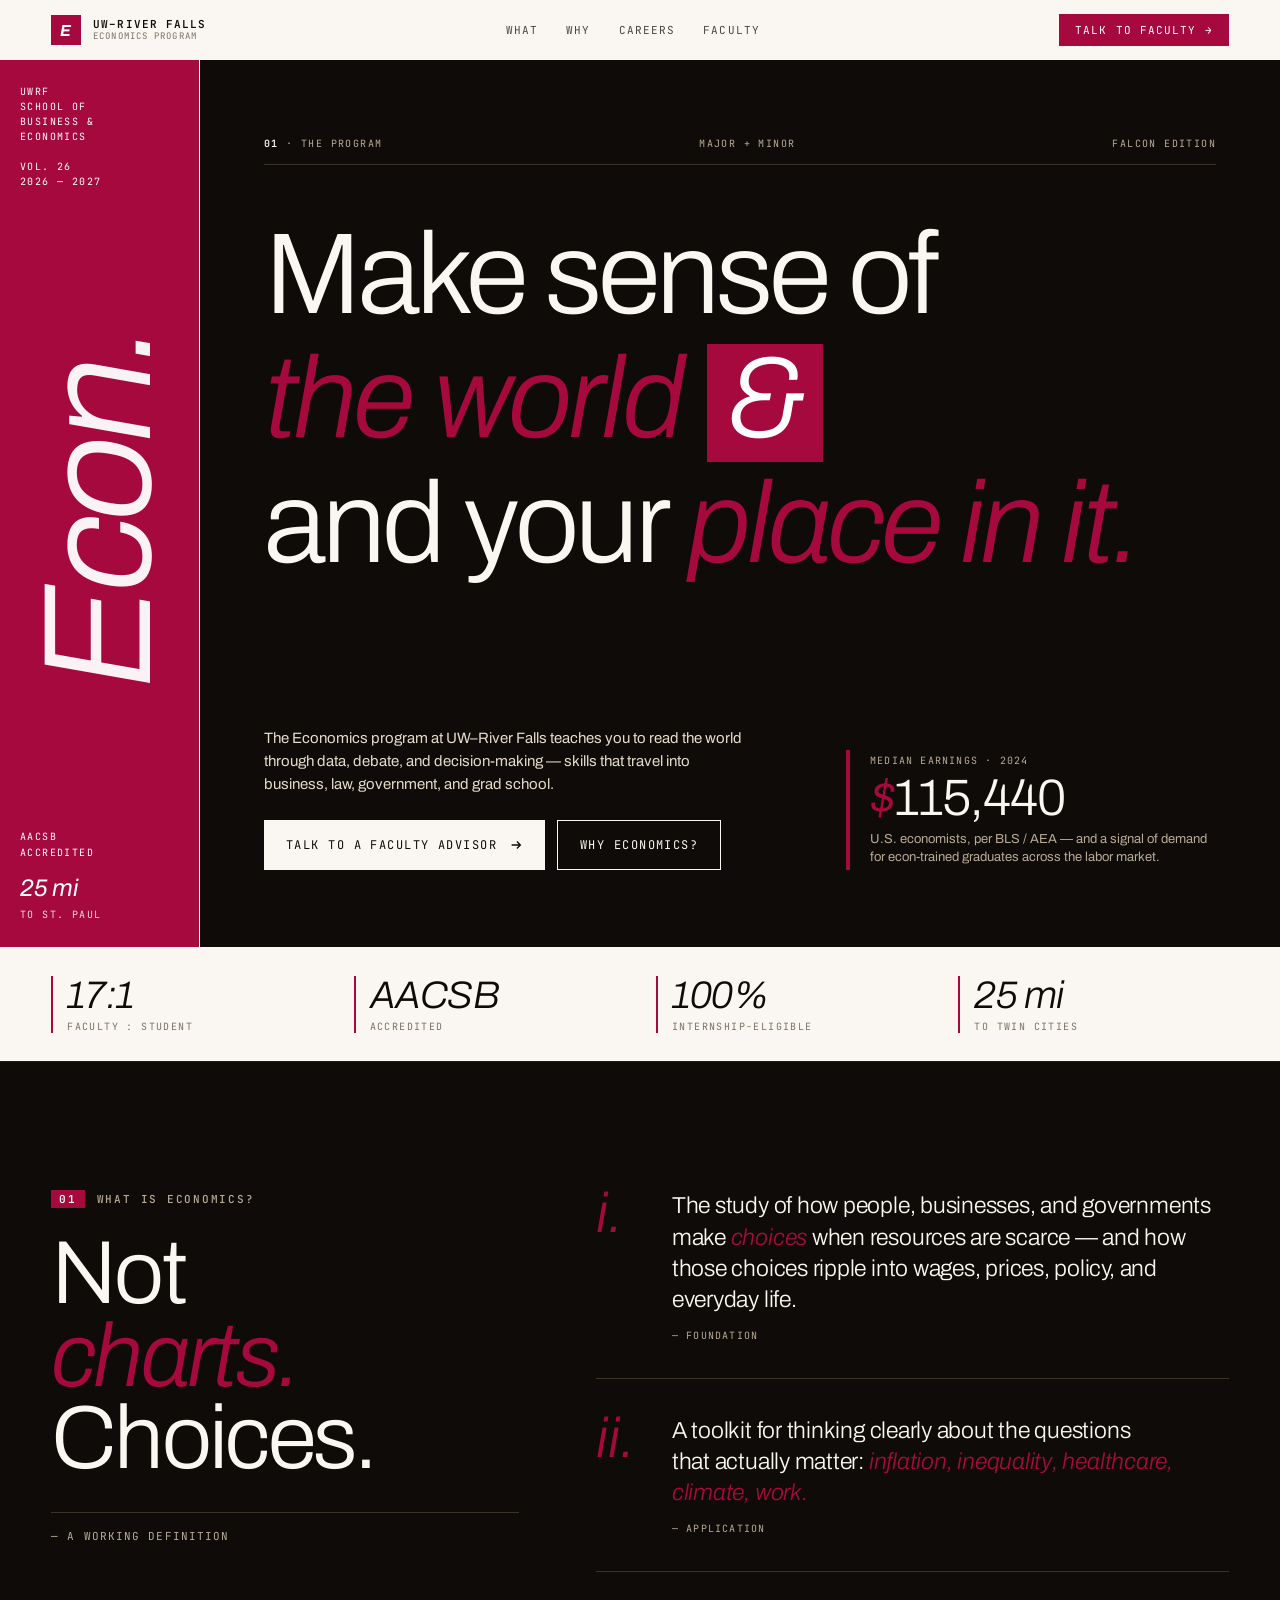
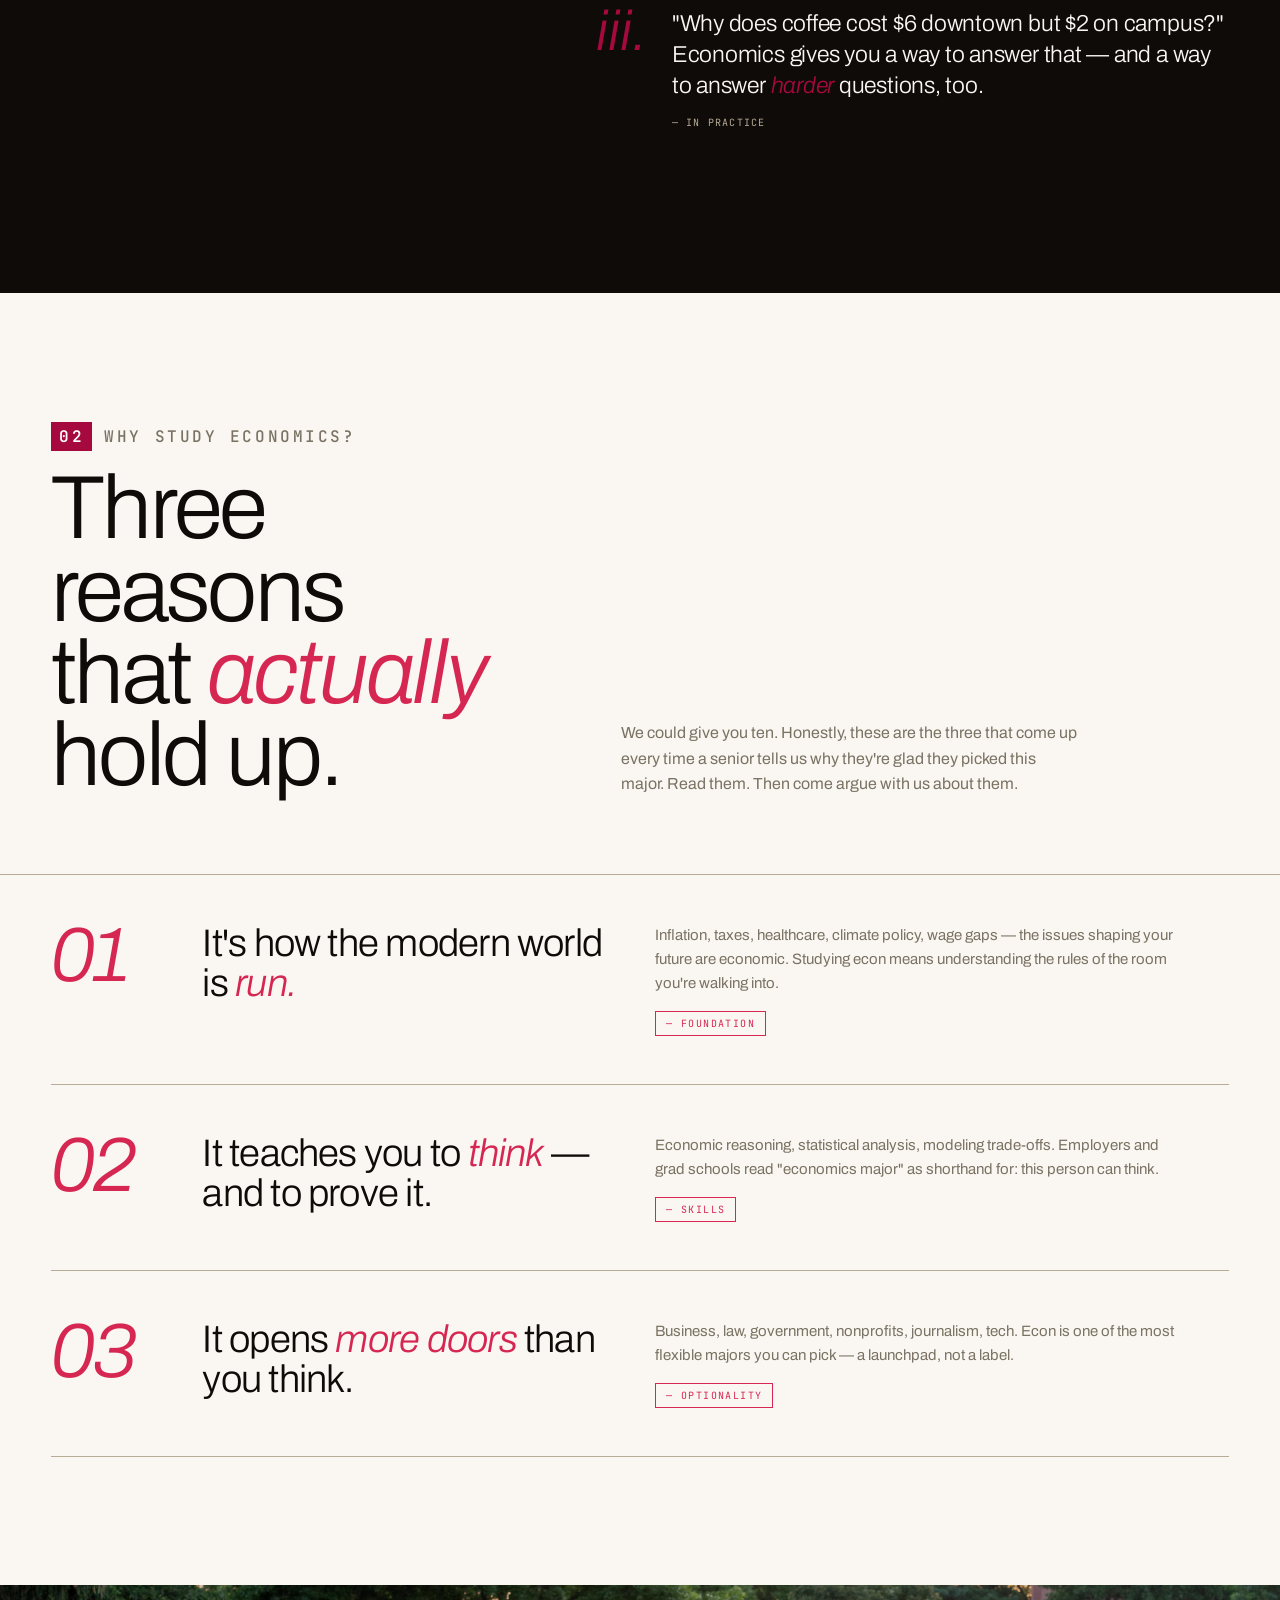
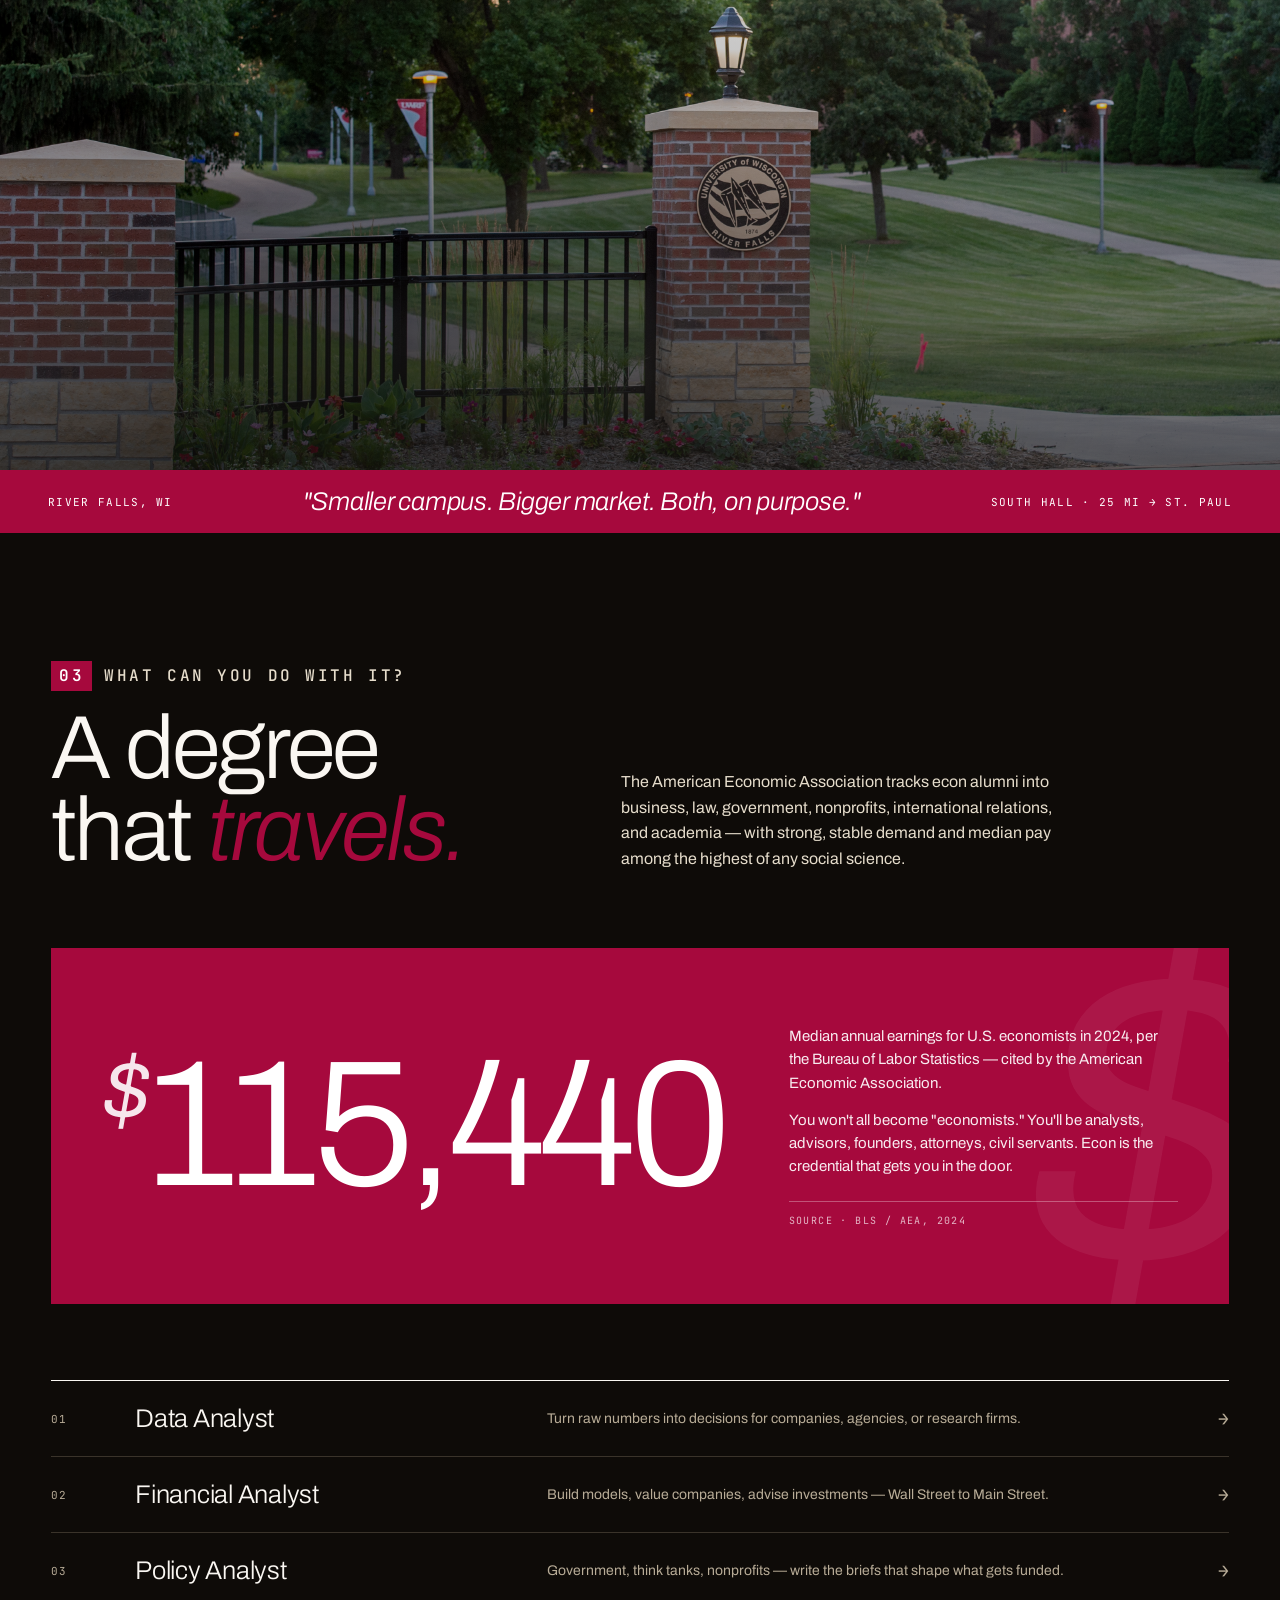
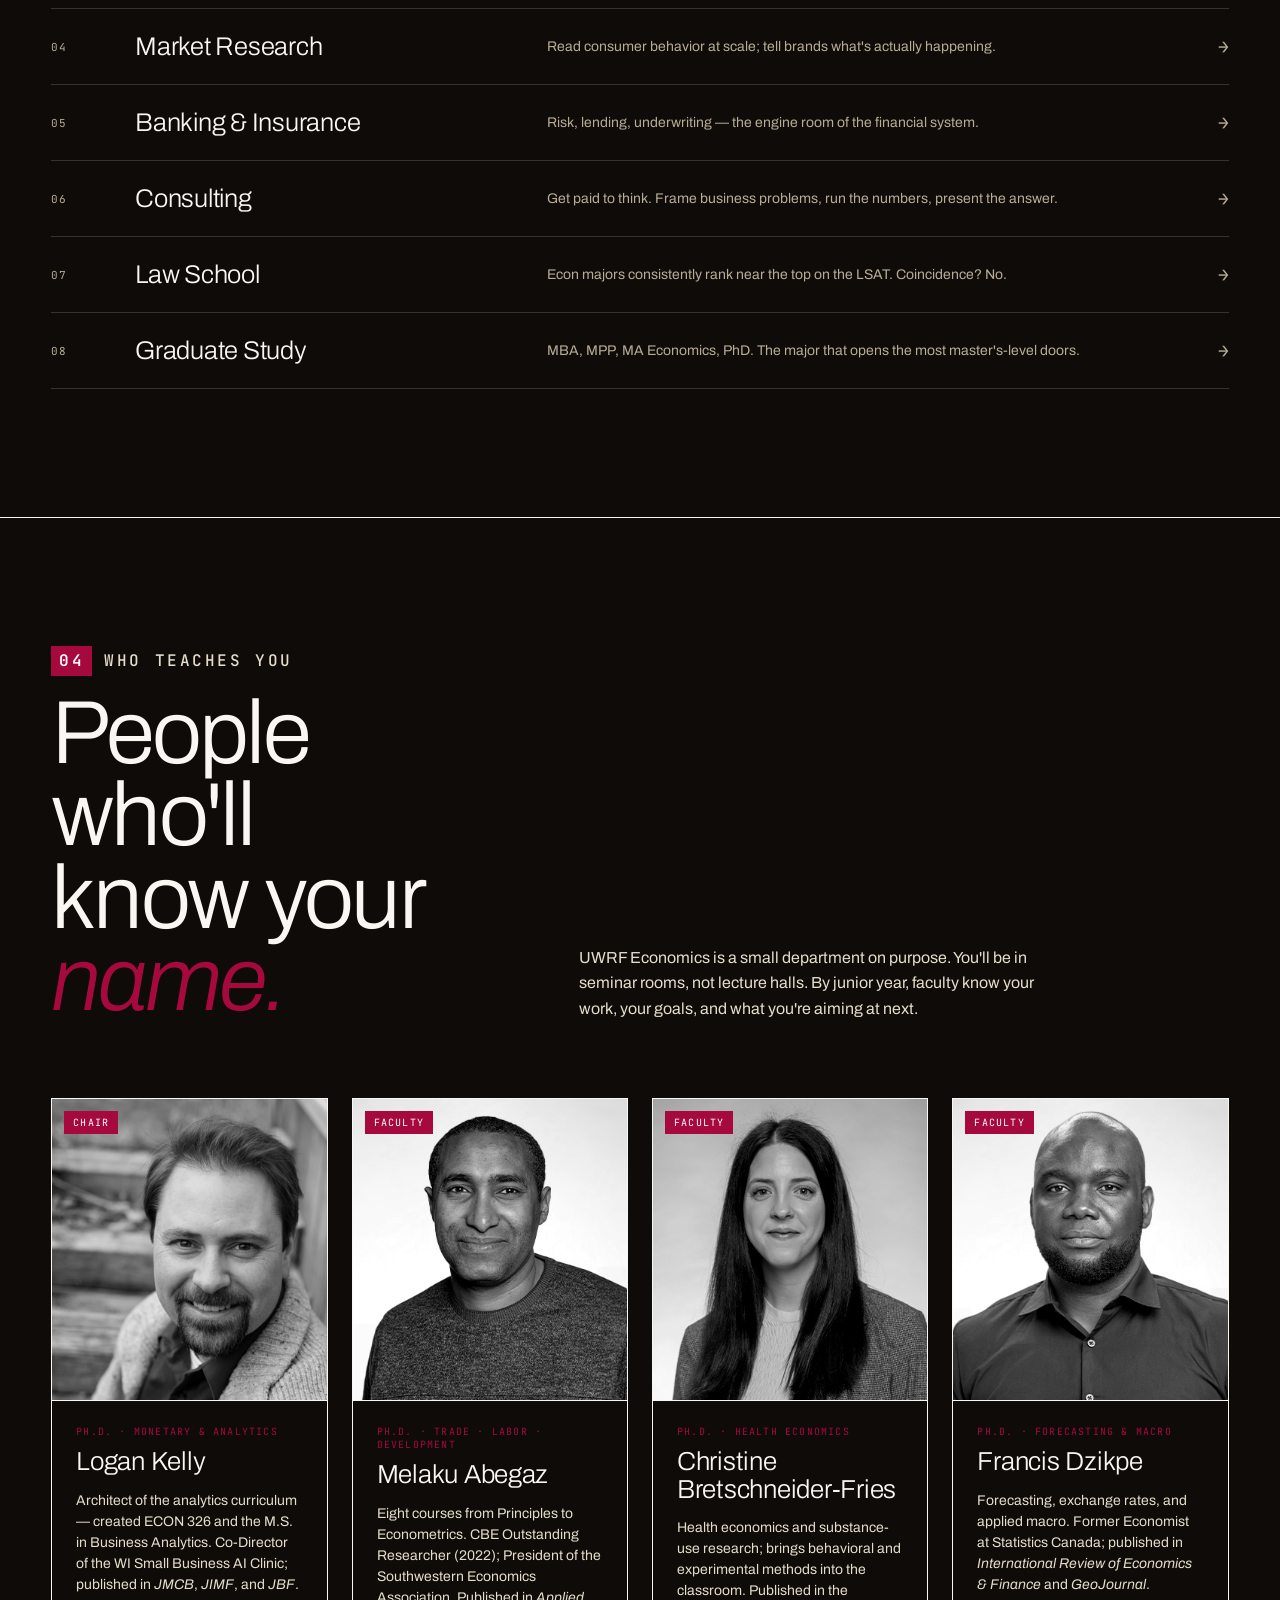
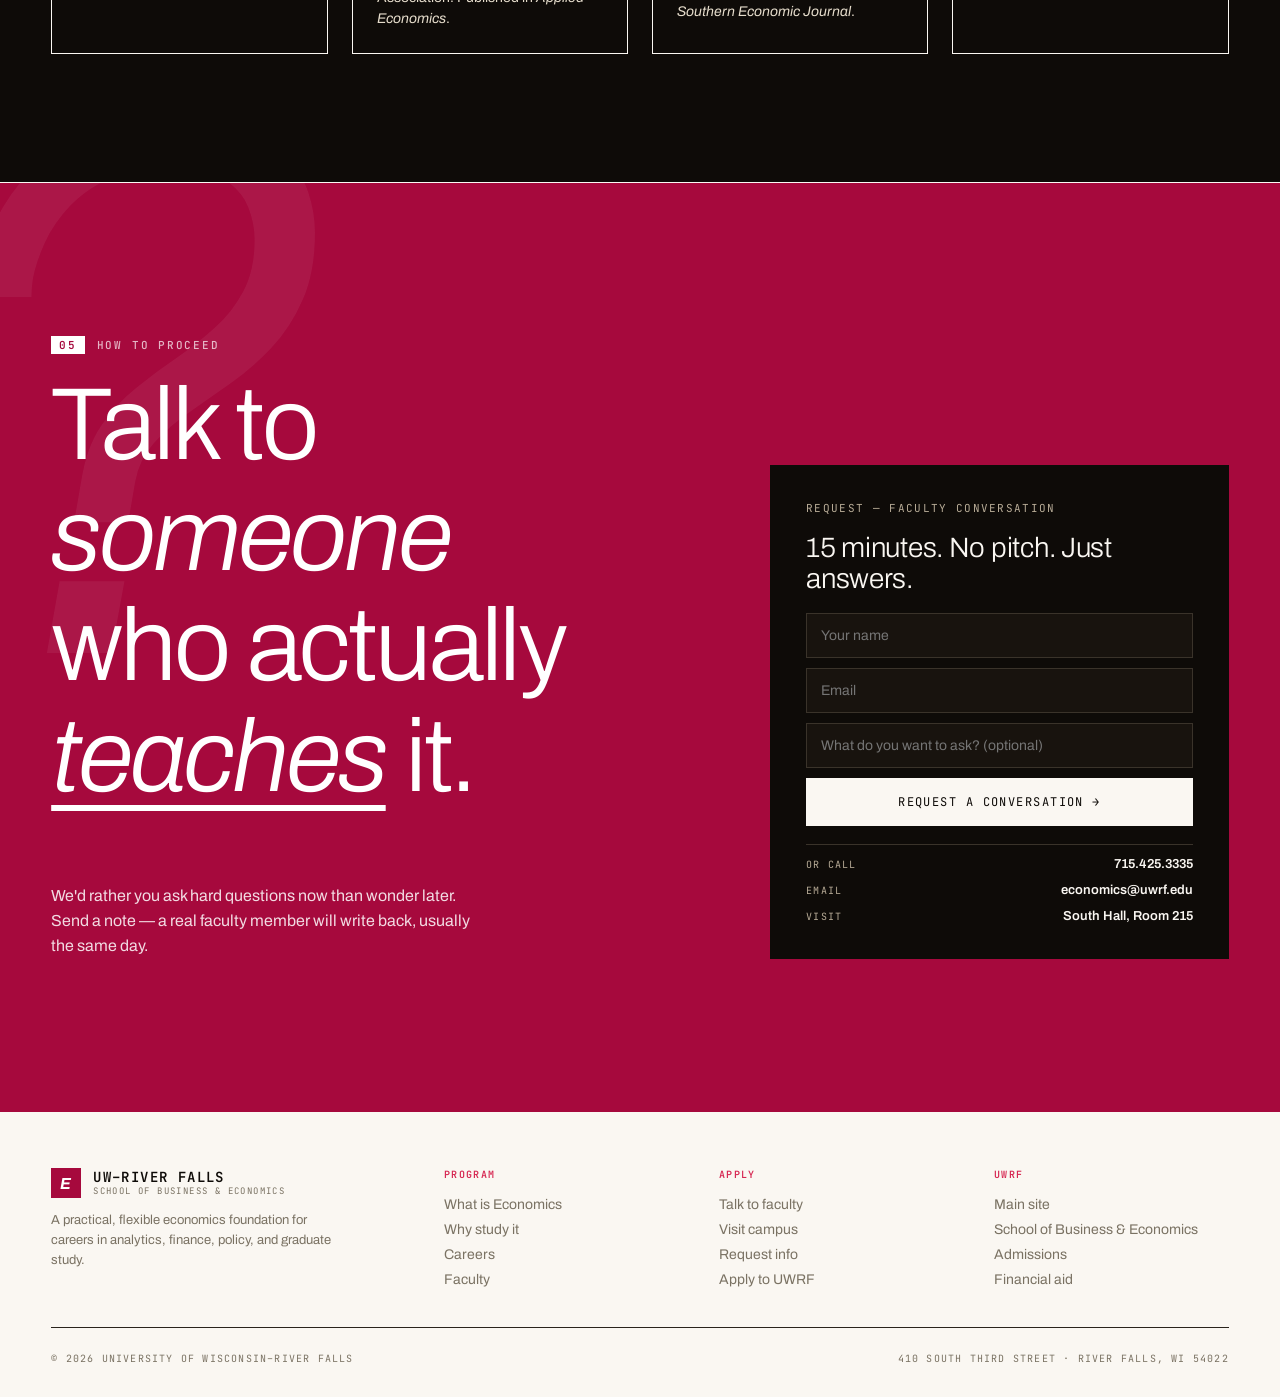
<file: index.html>
<!doctype html>
<html lang="en" data-theme="dark" data-fontmode="sans">
<head>
  <meta charset="utf-8" />
  <meta name="viewport" content="width=device-width, initial-scale=1" />
  <title>Economics — University of Wisconsin–River Falls</title>
  <meta name="description" content="The Economics program at UW–River Falls teaches you to read the world through data, debate, and decision-making — skills that travel into business, law, government, and graduate school." />
  <meta name="theme-color" content="#A6093D" />
  <meta property="og:title" content="Economics at UW–River Falls" />
  <meta property="og:description" content="Make sense of the world and your place in it. AACSB-accredited economics, 25 miles from the Twin Cities." />
  <meta property="og:type" content="website" />
  <link rel="stylesheet" href="styles.css" />
</head>
<body>

  <!-- =========================================================
       Topbar
       ========================================================= -->
  <header class="topbar">
    <div class="topbar-inner">
      <a href="#top" class="brand">
        <div class="brand-mark"></div>
        <div class="brand-text">
          <b>UW–River Falls</b>
          <span>Economics Program</span>
        </div>
      </a>
      <nav class="topnav">
        <a href="#what">What</a>
        <a href="#why">Why</a>
        <a href="#careers">Careers</a>
        <a href="#faculty">Faculty</a>
      </nav>
      <a href="#cta" class="topcta">Talk to faculty →</a>
    </div>
  </header>

  <a id="top"></a>

  <!-- =========================================================
       Hero
       ========================================================= -->
  <section class="hero">
    <div class="hero-grid">
      <aside class="hero-rail">
        <div class="hero-rail-top">
          UWRF<br/>School of<br/>Business &amp;<br/>Economics<br/><br/>Vol. 26<br/>2026 — 2027
        </div>
        <div class="hero-rail-mid">Econ.</div>
        <div class="hero-rail-bottom">
          AACSB<br/>Accredited
          <span class="big">25 mi</span>
          <span class="small">to St. Paul</span>
        </div>
      </aside>

      <div class="hero-main">
        <div class="hero-meta">
          <span><b>01</b> · The Program</span>
          <span>Major + Minor</span>
          <span>Falcon Edition</span>
        </div>

        <h1 class="hero-display">
          Make sense of<br/>
          <em>the world</em>
          <span class="block">&amp;</span><br/>
          and your <em>place in it.</em>
        </h1>

        <div class="hero-bottom">
          <div>
            <p class="hero-sub">
              The Economics program at UW–River Falls teaches you to read
              the world through data, debate, and decision-making — skills
              that travel into business, law, government, and grad school.
            </p>
            <div class="hero-actions">
              <a href="#cta" class="btn-primary">
                Talk to a faculty advisor
                <svg viewBox="0 0 16 16" fill="none" stroke="currentColor" stroke-width="1.5" aria-hidden="true">
                  <path d="M3 8h10M9 4l4 4-4 4" />
                </svg>
              </a>
              <a href="#why" class="btn-ghost">Why economics?</a>
            </div>
          </div>
          <div class="hero-stat-panel">
            <span class="label">Median earnings · 2024</span>
            <span class="num"><em>$</em>115,440</span>
            <span class="desc">U.S. economists, per BLS / AEA — and a signal of demand for econ-trained graduates across the labor market.</span>
          </div>
        </div>
      </div>
    </div>
  </section>

  <!-- =========================================================
       Stat strip
       ========================================================= -->
  <div class="stripe">
    <div class="stripe-inner">
      <div class="stripe-cell"><span class="n">17:1</span><span class="l">Faculty : Student</span></div>
      <div class="stripe-cell"><span class="n">AACSB</span><span class="l">Accredited</span></div>
      <div class="stripe-cell"><span class="n">100%</span><span class="l">Internship-eligible</span></div>
      <div class="stripe-cell"><span class="n">25 mi</span><span class="l">to Twin Cities</span></div>
    </div>
  </div>

  <!-- =========================================================
       01 — What is Economics
       ========================================================= -->
  <section class="section what" id="what">
    <div class="container">
      <div class="what-grid">
        <div class="what-side">
          <p class="eyebrow"><span class="num">01</span>What is Economics?</p>
          <h2>Not<br/><em>charts.</em><br/>Choices.</h2>
          <p class="footnote">— A working definition</p>
        </div>
        <div class="what-defs">
          <div class="what-def">
            <span class="marker">i.</span>
            <div>
              <p>The study of how people, businesses, and governments make <em>choices</em> when resources are scarce — and how those choices ripple into wages, prices, policy, and everyday life.</p>
              <span class="tag">— Foundation</span>
            </div>
          </div>
          <div class="what-def">
            <span class="marker">ii.</span>
            <div>
              <p>A toolkit for thinking clearly about the questions that actually matter: <em>inflation, inequality, healthcare, climate, work.</em></p>
              <span class="tag">— Application</span>
            </div>
          </div>
          <div class="what-def">
            <span class="marker">iii.</span>
            <div>
              <p>"Why does coffee cost $6 downtown but $2 on campus?" Economics gives you a way to answer that — and a way to answer <em>harder</em> questions, too.</p>
              <span class="tag">— In practice</span>
            </div>
          </div>
        </div>
      </div>
    </div>
  </section>

  <!-- =========================================================
       02 — Why study Economics
       ========================================================= -->
  <section class="why" id="why">
    <div class="why-head">
      <div>
        <p class="eyebrow"><span class="num">02</span>Why study Economics?</p>
        <h2>Three reasons<br/>that <em>actually</em><br/>hold up.</h2>
      </div>
      <p>We could give you ten. Honestly, these are the three that come up every time a senior tells us why they're glad they picked this major. Read them. Then come argue with us about them.</p>
    </div>
    <div class="why-list">
      <div class="why-row">
        <span class="n">01</span>
        <h3>It's how the modern world is <em>run.</em></h3>
        <div class="why-body">
          <p>Inflation, taxes, healthcare, climate policy, wage gaps — the issues shaping your future are economic. Studying econ means understanding the rules of the room you're walking into.</p>
          <span class="tag">— Foundation</span>
        </div>
      </div>
      <div class="why-row">
        <span class="n">02</span>
        <h3>It teaches you to <em>think</em> — and to prove it.</h3>
        <div class="why-body">
          <p>Economic reasoning, statistical analysis, modeling trade-offs. Employers and grad schools read "economics major" as shorthand for: this person can think.</p>
          <span class="tag">— Skills</span>
        </div>
      </div>
      <div class="why-row">
        <span class="n">03</span>
        <h3>It opens <em>more doors</em> than you think.</h3>
        <div class="why-body">
          <p>Business, law, government, nonprofits, journalism, tech. Econ is one of the most flexible majors you can pick — a launchpad, not a label.</p>
          <span class="tag">— Optionality</span>
        </div>
      </div>
    </div>
  </section>

  <!-- =========================================================
       Campus break
       ========================================================= -->
  <div class="campus" aria-hidden="true">
    <div class="campus-img"></div>
    <div class="campus-stripe">
      <span>River Falls, WI</span>
      <span class="caption">"Smaller campus. Bigger market. Both, on purpose."</span>
      <span>South Hall · 25 mi → St. Paul</span>
    </div>
  </div>

  <!-- =========================================================
       03 — Careers
       ========================================================= -->
  <section class="section careers" id="careers">
    <div class="container">
      <div class="careers-head">
        <div>
          <p class="eyebrow"><span class="num">03</span>What can you do with it?</p>
          <h2>A degree<br/>that <em>travels.</em></h2>
        </div>
        <p>The American Economic Association tracks econ alumni into business, law, government, nonprofits, international relations, and academia — with strong, stable demand and median pay among the highest of any social science.</p>
      </div>

      <div class="bigstat-wrap">
        <div class="bigstat-num">
          <span class="currency">$</span>115,440
        </div>
        <div class="bigstat-side">
          <p>Median annual earnings for U.S. economists in 2024, per the Bureau of Labor Statistics — cited by the American Economic Association.</p>
          <p>You won't all become "economists." You'll be analysts, advisors, founders, attorneys, civil servants. Econ is the credential that gets you in the door.</p>
          <span class="source">Source · BLS / AEA, 2024</span>
        </div>
      </div>

      <div class="paths">
        <div class="path-row">
          <span class="idx">01</span>
          <span class="name">Data Analyst</span>
          <span class="desc">Turn raw numbers into decisions for companies, agencies, or research firms.</span>
          <span class="arrow">→</span>
        </div>
        <div class="path-row">
          <span class="idx">02</span>
          <span class="name">Financial Analyst</span>
          <span class="desc">Build models, value companies, advise investments — Wall Street to Main Street.</span>
          <span class="arrow">→</span>
        </div>
        <div class="path-row">
          <span class="idx">03</span>
          <span class="name">Policy Analyst</span>
          <span class="desc">Government, think tanks, nonprofits — write the briefs that shape what gets funded.</span>
          <span class="arrow">→</span>
        </div>
        <div class="path-row">
          <span class="idx">04</span>
          <span class="name">Market Research</span>
          <span class="desc">Read consumer behavior at scale; tell brands what's actually happening.</span>
          <span class="arrow">→</span>
        </div>
        <div class="path-row">
          <span class="idx">05</span>
          <span class="name">Banking &amp; Insurance</span>
          <span class="desc">Risk, lending, underwriting — the engine room of the financial system.</span>
          <span class="arrow">→</span>
        </div>
        <div class="path-row">
          <span class="idx">06</span>
          <span class="name">Consulting</span>
          <span class="desc">Get paid to think. Frame business problems, run the numbers, present the answer.</span>
          <span class="arrow">→</span>
        </div>
        <div class="path-row">
          <span class="idx">07</span>
          <span class="name">Law School</span>
          <span class="desc">Econ majors consistently rank near the top on the LSAT. Coincidence? No.</span>
          <span class="arrow">→</span>
        </div>
        <div class="path-row">
          <span class="idx">08</span>
          <span class="name">Graduate Study</span>
          <span class="desc">MBA, MPP, MA Economics, PhD. The major that opens the most master's-level doors.</span>
          <span class="arrow">→</span>
        </div>
      </div>
    </div>
  </section>

  <!-- =========================================================
       04 — Faculty
       ========================================================= -->
  <section class="section faculty" id="faculty">
    <div class="container">
      <div class="faculty-head">
        <div>
          <p class="eyebrow"><span class="num">04</span>Who teaches you</p>
          <h2>People who'll<br/>know your <em>name.</em></h2>
        </div>
        <p>UWRF Economics is a small department on purpose. You'll be in seminar rooms, not lecture halls. By junior year, faculty know your work, your goals, and what you're aiming at next.</p>
      </div>
      <div class="faculty-grid">
        <article class="fac">
          <div class="fac-portrait">
            <span class="badge">Chair</span>
            <img src="images/kelly.jpg" alt="Logan Kelly" loading="lazy" />
          </div>
          <div class="fac-meta">
            <span class="creds">Ph.D. · Monetary &amp; Analytics</span>
            <h3>Logan Kelly</h3>
            <p>Architect of the analytics curriculum — created ECON 326 and the M.S. in Business Analytics. Co-Director of the WI Small Business AI Clinic; published in <em>JMCB</em>, <em>JIMF</em>, and <em>JBF</em>.</p>
          </div>
        </article>
        <article class="fac">
          <div class="fac-portrait">
            <span class="badge">Faculty</span>
            <img src="images/abegaz.jpg" alt="Melaku Abegaz" loading="lazy" />
          </div>
          <div class="fac-meta">
            <span class="creds">Ph.D. · Trade · Labor · Development</span>
            <h3>Melaku Abegaz</h3>
            <p>Eight courses from Principles to Econometrics. CBE Outstanding Researcher (2022); President of the Southwestern Economics Association. Published in <em>Applied Economics</em>.</p>
          </div>
        </article>
        <article class="fac">
          <div class="fac-portrait">
            <span class="badge">Faculty</span>
            <img src="images/bretschneider-fries.jpg" alt="Christine Bretschneider-Fries" loading="lazy" />
          </div>
          <div class="fac-meta">
            <span class="creds">Ph.D. · Health Economics</span>
            <h3>Christine Bretschneider-Fries</h3>
            <p>Health economics and substance-use research; brings behavioral and experimental methods into the classroom. Published in the <em>Southern Economic Journal</em>.</p>
          </div>
        </article>
        <article class="fac">
          <div class="fac-portrait">
            <span class="badge">Faculty</span>
            <img src="images/dzikpe.jpg" alt="Francis Dzikpe" loading="lazy" />
          </div>
          <div class="fac-meta">
            <span class="creds">Ph.D. · Forecasting &amp; Macro</span>
            <h3>Francis Dzikpe</h3>
            <p>Forecasting, exchange rates, and applied macro. Former Economist at Statistics Canada; published in <em>International Review of Economics &amp; Finance</em> and <em>GeoJournal</em>.</p>
          </div>
        </article>
      </div>
    </div>
  </section>

  <!-- =========================================================
       05 — Final CTA
       ========================================================= -->
  <section class="finalcta" id="cta">
    <div class="finalcta-grid">
      <div>
        <p class="eyebrow"><span class="num">05</span>How to proceed</p>
        <h2>Talk to <em>someone</em><br/>who actually <span class="underline">teaches</span> it.</h2>
        <p class="lead">We'd rather you ask hard questions now than wonder later. Send a note — a real faculty member will write back, usually the same day.</p>
      </div>
      <div class="finalcta-card">
        <span class="label">Request — Faculty Conversation</span>
        <h3>15 minutes. No pitch. Just answers.</h3>
        <form class="finalcta-form" id="contactForm">
          <input type="text" name="name" placeholder="Your name" required />
          <input type="email" name="email" placeholder="Email" required />
          <input type="text" name="question" placeholder="What do you want to ask? (optional)" />
          <button type="submit">Request a conversation →</button>
        </form>
        <div class="contact-card">
          <div class="row"><span class="k">Or call</span><span class="v"><a href="tel:+17154253335">715.425.3335</a></span></div>
          <div class="row"><span class="k">Email</span><span class="v"><a href="mailto:economics@uwrf.edu">economics@uwrf.edu</a></span></div>
          <div class="row"><span class="k">Visit</span><span class="v">South Hall, Room 215</span></div>
        </div>
      </div>
    </div>
  </section>

  <!-- =========================================================
       Footer
       ========================================================= -->
  <footer class="footer">
    <div class="footer-inner">
      <div>
        <a href="#top" class="brand">
          <div class="brand-mark"></div>
          <div class="brand-text">
            <b>UW–River Falls</b>
            <span>School of Business &amp; Economics</span>
          </div>
        </a>
        <p>A practical, flexible economics foundation for careers in analytics, finance, policy, and graduate study.</p>
      </div>
      <div>
        <h4>Program</h4>
        <ul>
          <li><a href="#what">What is Economics</a></li>
          <li><a href="#why">Why study it</a></li>
          <li><a href="#careers">Careers</a></li>
          <li><a href="#faculty">Faculty</a></li>
        </ul>
      </div>
      <div>
        <h4>Apply</h4>
        <ul>
          <li><a href="#cta">Talk to faculty</a></li>
          <li><a href="#cta">Visit campus</a></li>
          <li><a href="#cta">Request info</a></li>
          <li><a href="https://www.uwrf.edu/admissions">Apply to UWRF</a></li>
        </ul>
      </div>
      <div>
        <h4>UWRF</h4>
        <ul>
          <li><a href="https://www.uwrf.edu">Main site</a></li>
          <li><a href="https://www.uwrf.edu/cbe">School of Business &amp; Economics</a></li>
          <li><a href="https://www.uwrf.edu/admissions">Admissions</a></li>
          <li><a href="https://www.uwrf.edu/financial-aid">Financial aid</a></li>
        </ul>
      </div>
    </div>
    <div class="footer-base">
      <span>© 2026 University of Wisconsin–River Falls</span>
      <span>410 South Third Street · River Falls, WI 54022</span>
    </div>
  </footer>

  <script>
    // Build a mailto: link from the contact form so the page works
    // without any backend. Submitting opens the user's mail client
    // pre-addressed to the department with the form contents.
    (function () {
      var form = document.getElementById('contactForm');
      if (!form) return;
      form.addEventListener('submit', function (e) {
        e.preventDefault();
        var data = new FormData(form);
        var name = (data.get('name') || '').toString().trim();
        var email = (data.get('email') || '').toString().trim();
        var question = (data.get('question') || '').toString().trim();
        var subject = 'UWRF Economics — Faculty conversation request';
        var body =
          'Name: ' + name + '\n' +
          'Email: ' + email + '\n\n' +
          (question ? 'Question:\n' + question + '\n' : '');
        var href = 'mailto:economics@uwrf.edu' +
          '?subject=' + encodeURIComponent(subject) +
          '&body=' + encodeURIComponent(body);
        window.location.href = href;
      });
    })();
  </script>
</body>
</html>
</file>
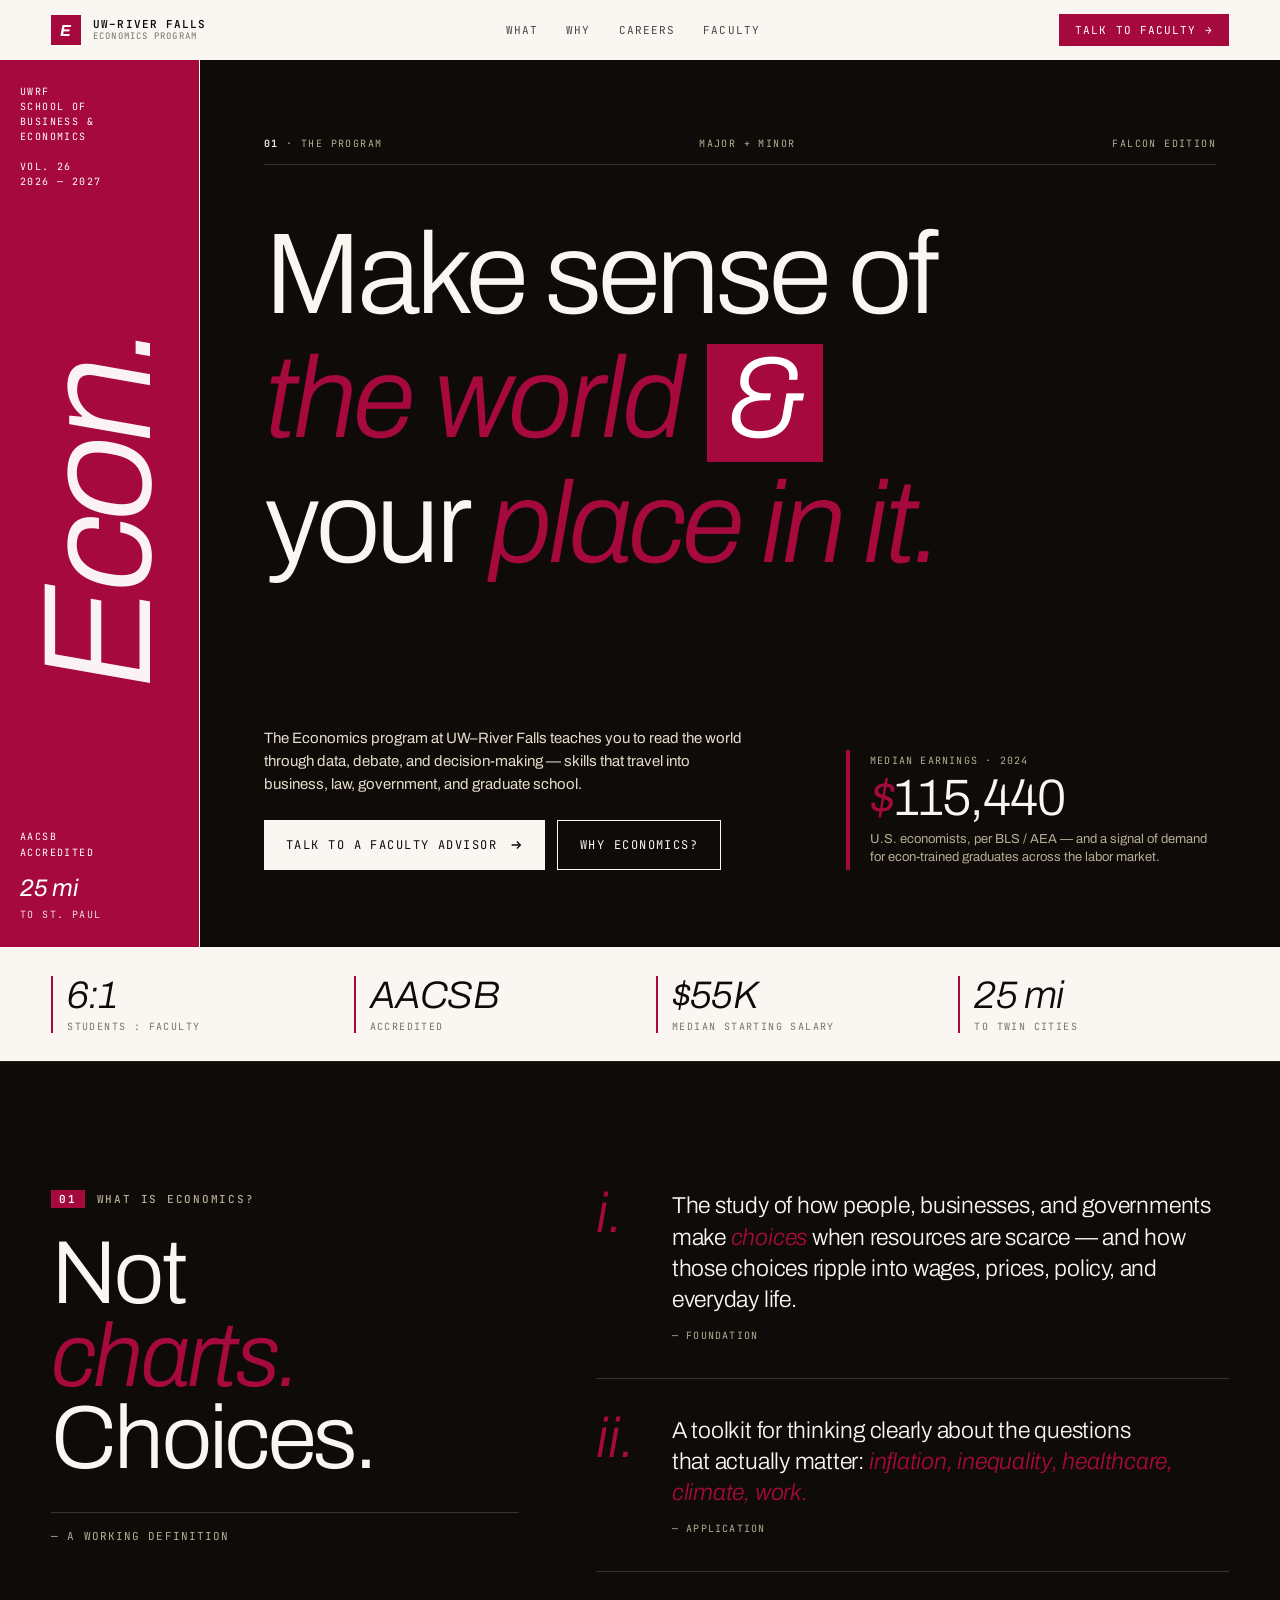
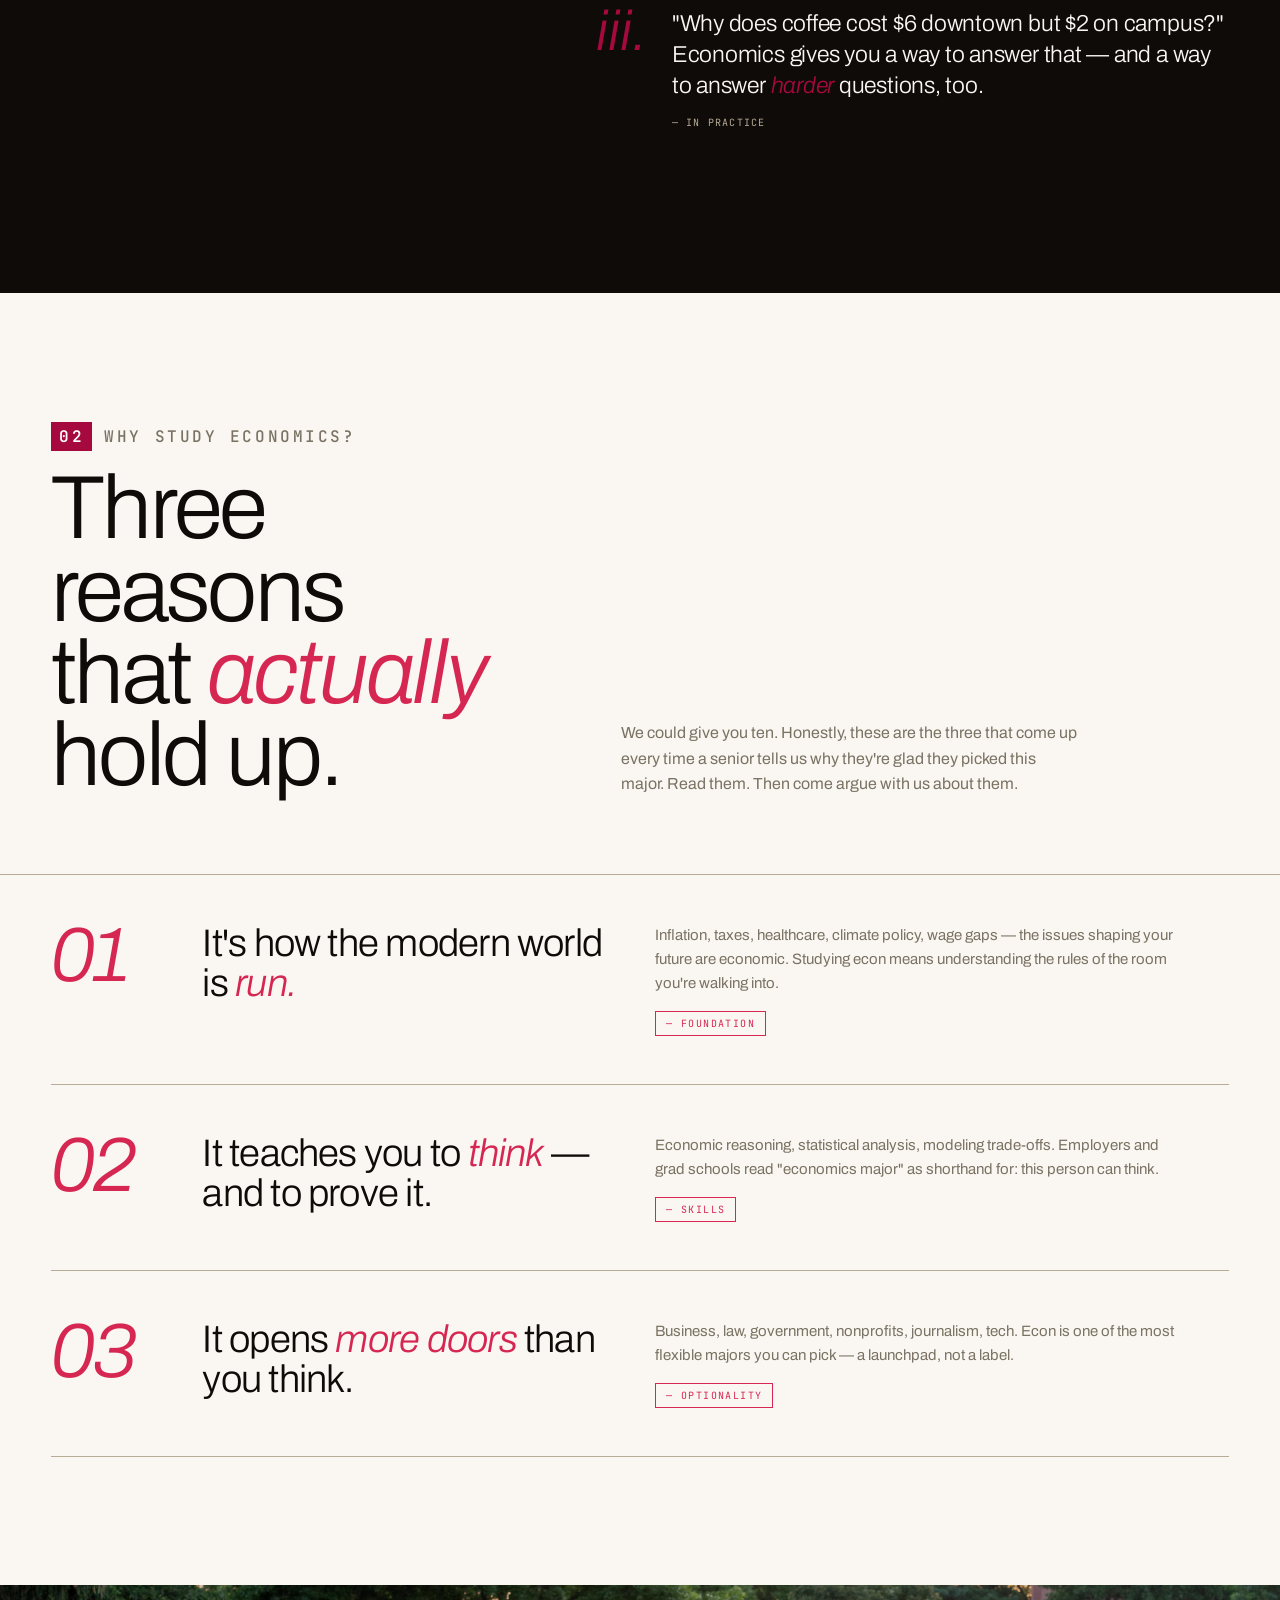
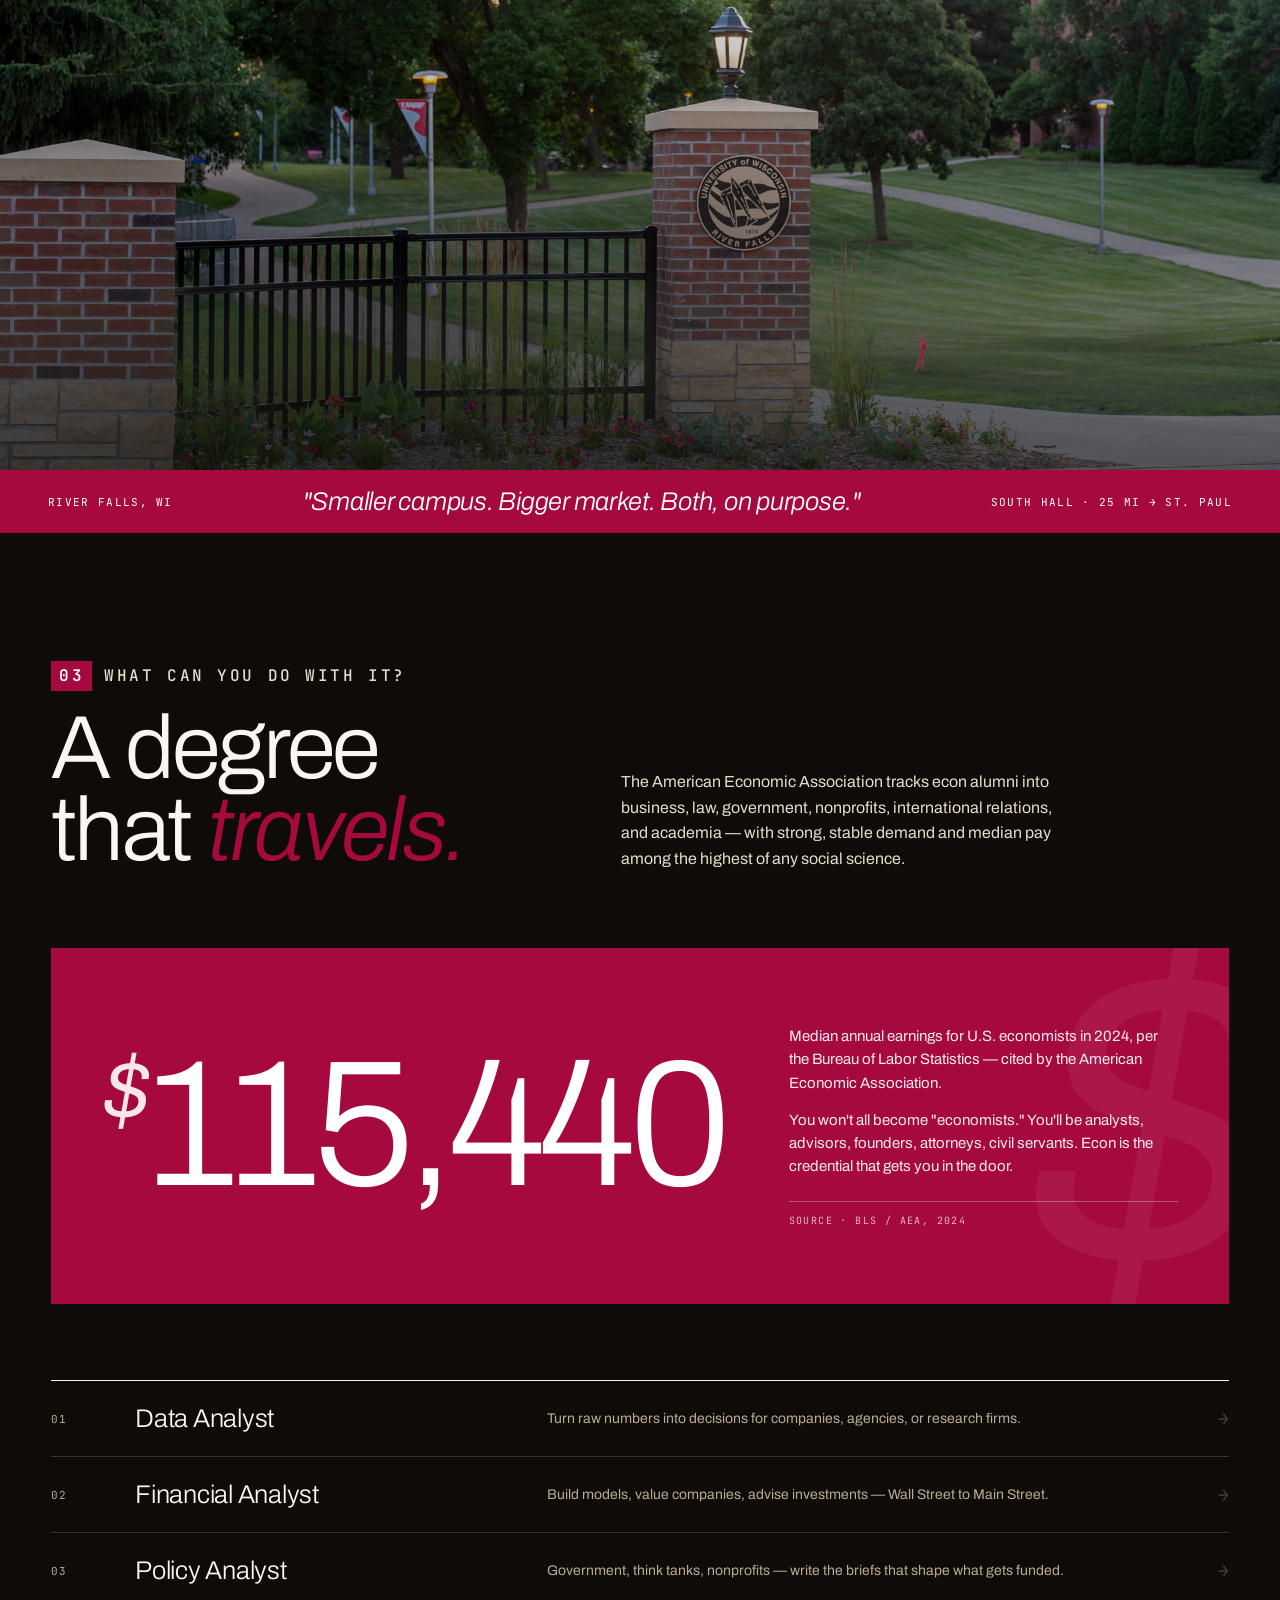
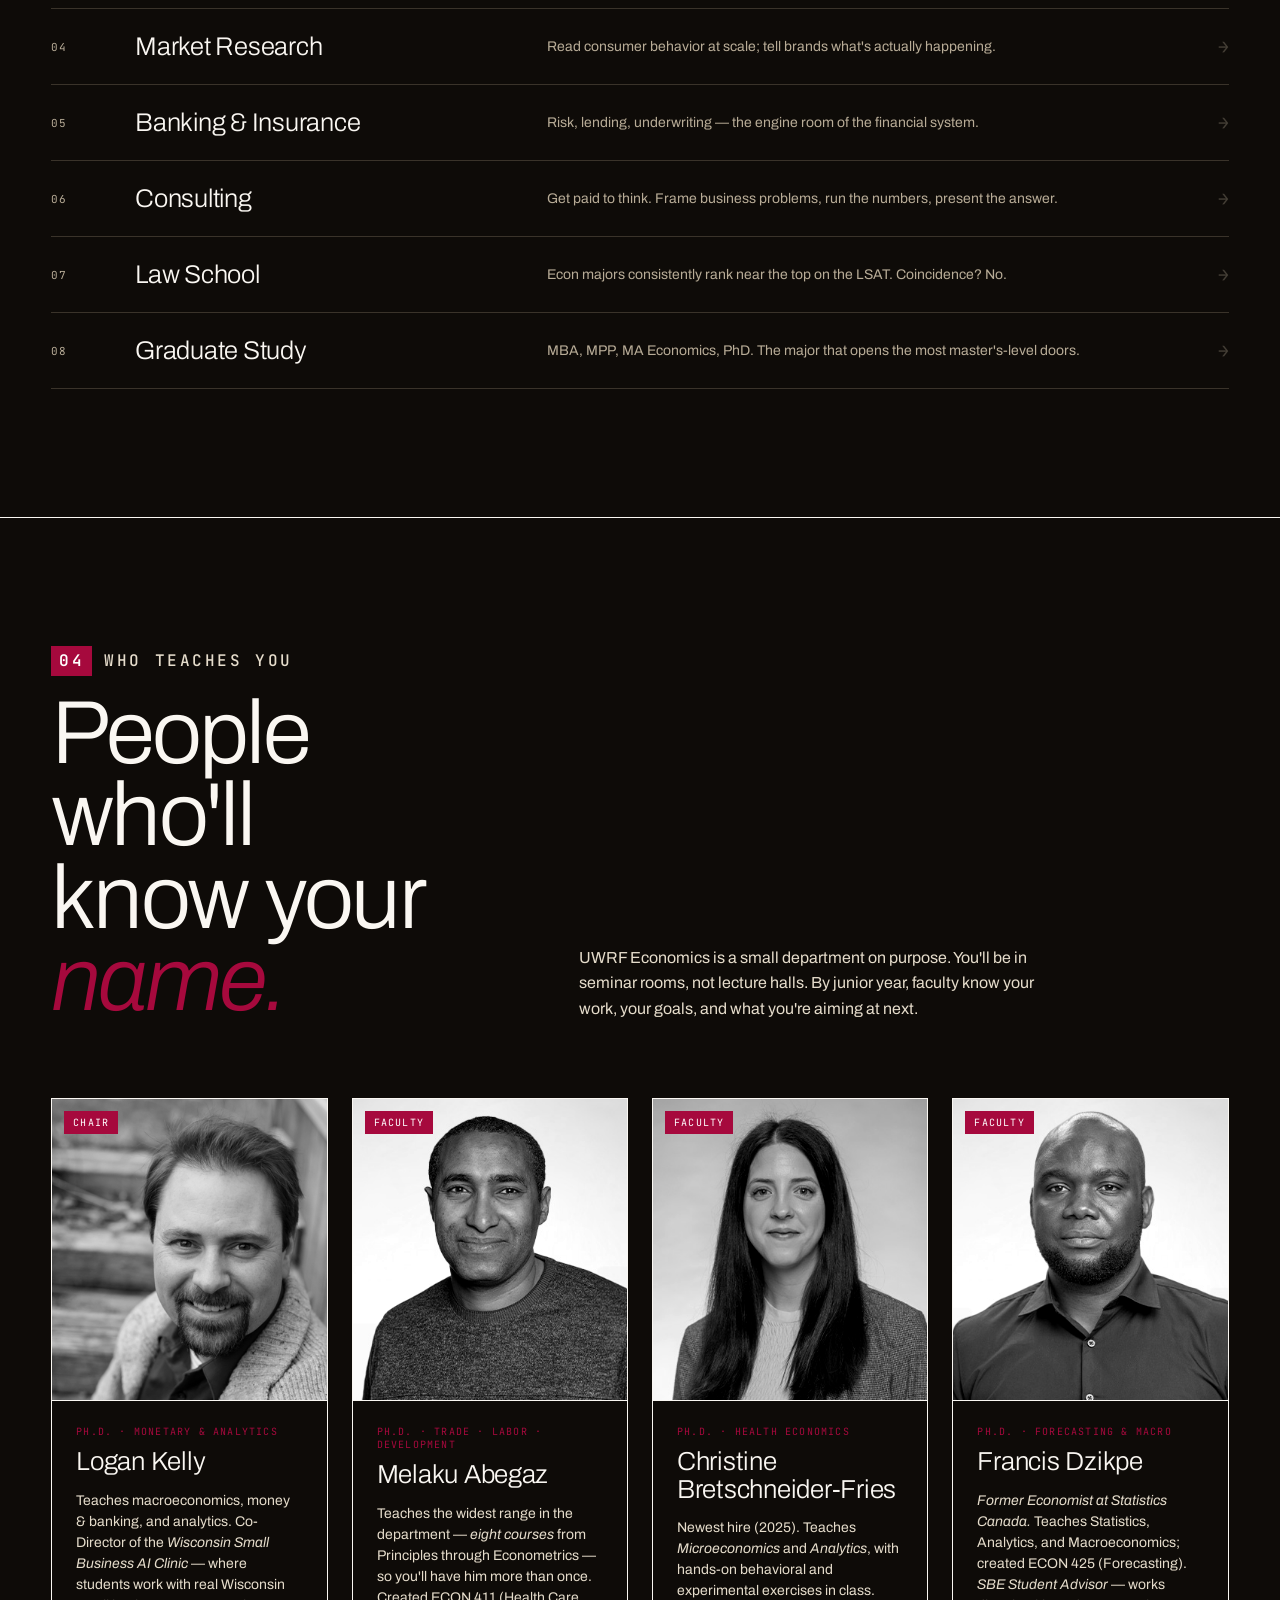
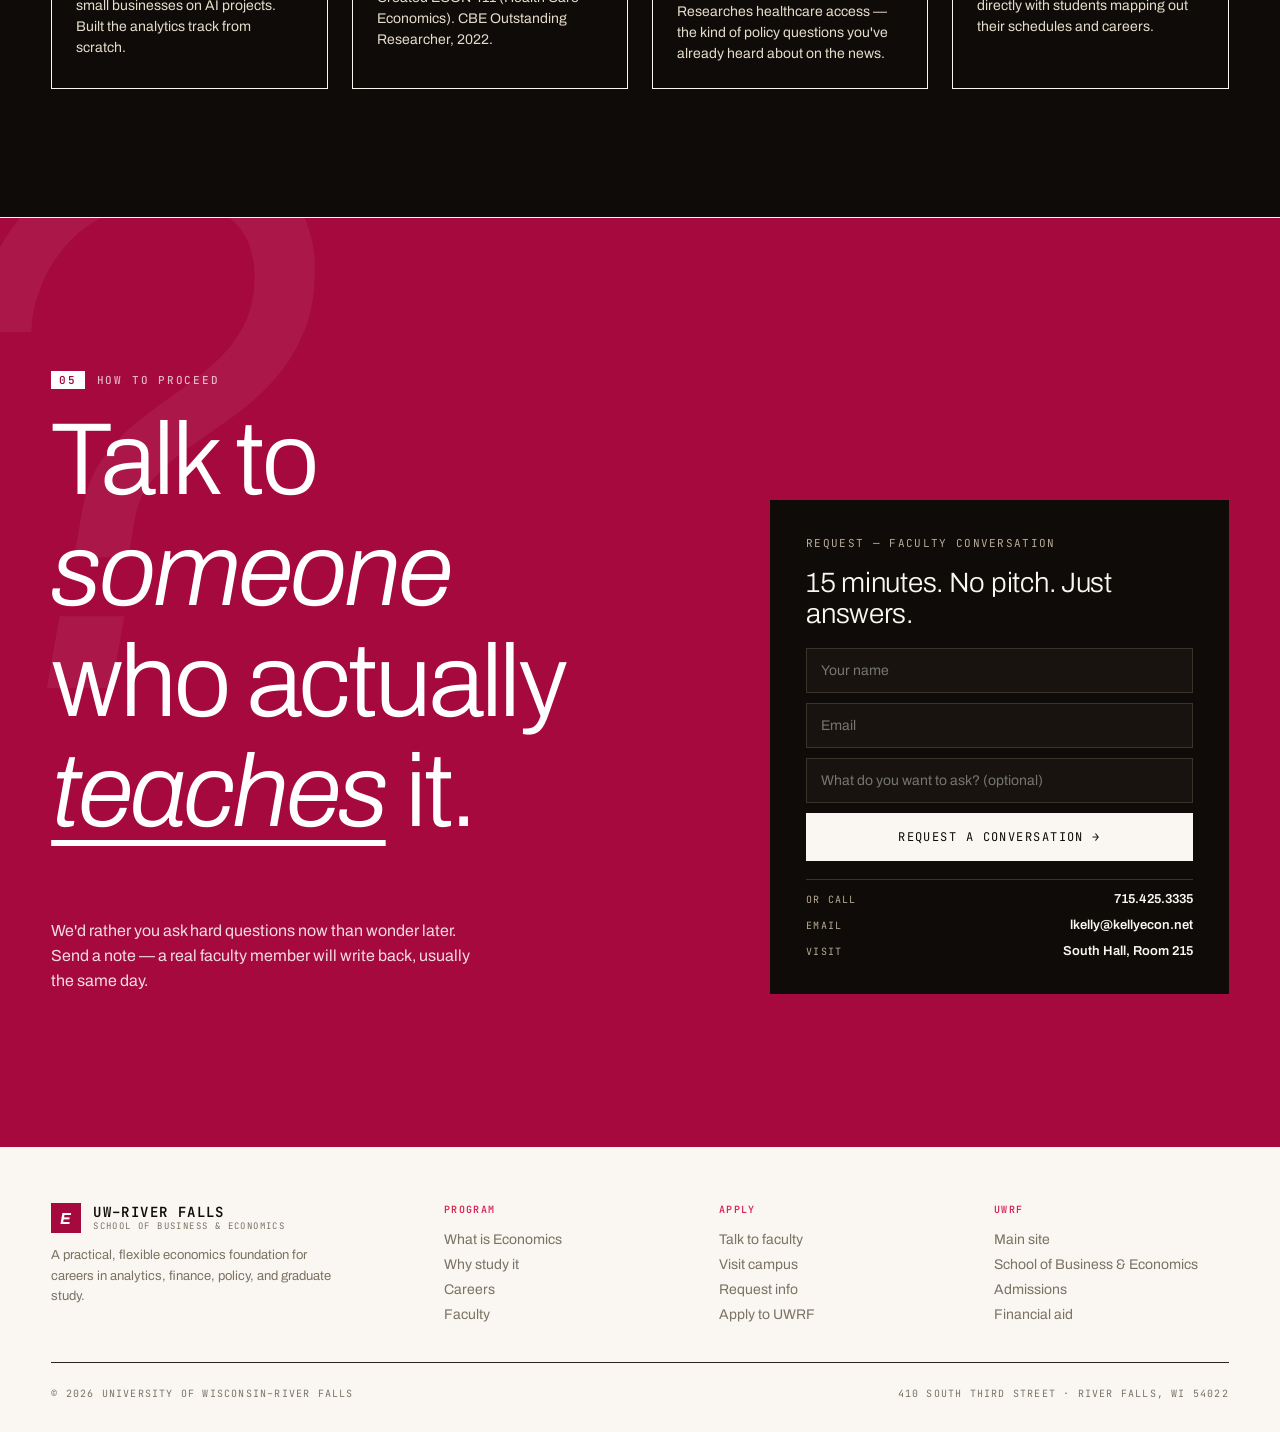
<file: docs/index.html>
<!doctype html>
<html lang="en" data-theme="dark" data-fontmode="sans">
<head>
  <meta charset="utf-8" />
  <meta name="viewport" content="width=device-width, initial-scale=1" />
  <title>Economics — University of Wisconsin–River Falls</title>
  <meta name="description" content="The Economics program at UW–River Falls teaches you to read the world through data, debate, and decision-making — skills that travel into business, law, government, and graduate school." />
  <meta name="theme-color" content="#A6093D" />
  <meta property="og:title" content="Economics at UW–River Falls" />
  <meta property="og:description" content="Make sense of the world and your place in it. AACSB-accredited economics, 25 miles from the Twin Cities." />
  <meta property="og:type" content="website" />
  <link rel="stylesheet" href="styles.css" />
</head>
<body>

  <!-- =========================================================
       Topbar
       ========================================================= -->
  <header class="topbar">
    <div class="topbar-inner">
      <a href="#top" class="brand">
        <div class="brand-mark"></div>
        <div class="brand-text">
          <b>UW–River Falls</b>
          <span>Economics Program</span>
        </div>
      </a>
      <nav class="topnav">
        <a href="#what">What</a>
        <a href="#why">Why</a>
        <a href="#careers">Careers</a>
        <a href="#faculty">Faculty</a>
      </nav>
      <a href="#cta" class="topcta">Talk to faculty →</a>
    </div>
  </header>

  <a id="top"></a>

  <!-- =========================================================
       Hero
       ========================================================= -->
  <section class="hero">
    <div class="hero-grid">
      <aside class="hero-rail">
        <div class="hero-rail-top">
          UWRF<br/>School of<br/>Business &amp;<br/>Economics<br/><br/>Vol. 26<br/>2026 — 2027
        </div>
        <div class="hero-rail-mid">Econ.</div>
        <div class="hero-rail-bottom">
          AACSB<br/>Accredited
          <span class="big">25 mi</span>
          <span class="small">to St. Paul</span>
        </div>
      </aside>

      <div class="hero-main">
        <div class="hero-meta">
          <span><b>01</b> · The Program</span>
          <span>Major + Minor</span>
          <span>Falcon Edition</span>
        </div>

        <h1 class="hero-display">
          Make sense of<br/>
          <em>the world</em>
          <span class="block">&amp;</span><br/>
          your <em>place in it.</em>
        </h1>

        <div class="hero-bottom">
          <div>
            <p class="hero-sub">
              The Economics program at UW–River Falls teaches you to read
              the world through data, debate, and decision-making — skills
              that travel into business, law, government, and graduate school.
            </p>
            <div class="hero-actions">
              <a href="#cta" class="btn-primary">
                Talk to a faculty advisor
                <svg viewBox="0 0 16 16" fill="none" stroke="currentColor" stroke-width="1.5" aria-hidden="true">
                  <path d="M3 8h10M9 4l4 4-4 4" />
                </svg>
              </a>
              <a href="#why" class="btn-ghost">Why economics?</a>
            </div>
          </div>
          <div class="hero-stat-panel">
            <span class="label">Median earnings · 2024</span>
            <span class="num"><em>$</em>115,440</span>
            <span class="desc">U.S. economists, per BLS / AEA — and a signal of demand for econ-trained graduates across the labor market.</span>
          </div>
        </div>
      </div>
    </div>
  </section>

  <!-- =========================================================
       Stat strip
       ========================================================= -->
  <div class="stripe">
    <div class="stripe-inner">
      <div class="stripe-cell"><span class="n">6:1</span><span class="l">Students : Faculty</span></div>
      <div class="stripe-cell"><span class="n">AACSB</span><span class="l">Accredited</span></div>
      <div class="stripe-cell"><span class="n">$55K</span><span class="l">Median starting salary</span></div>
      <div class="stripe-cell"><span class="n">25 mi</span><span class="l">to Twin Cities</span></div>
    </div>
  </div>

  <!-- =========================================================
       01 — What is Economics
       ========================================================= -->
  <section class="section what" id="what">
    <div class="container">
      <div class="what-grid">
        <div class="what-side">
          <p class="eyebrow"><span class="num">01</span>What is Economics?</p>
          <h2>Not<br/><em>charts.</em><br/>Choices.</h2>
          <p class="footnote">— A working definition</p>
        </div>
        <div class="what-defs">
          <div class="what-def">
            <span class="marker">i.</span>
            <div>
              <p>The study of how people, businesses, and governments make <em>choices</em> when resources are scarce — and how those choices ripple into wages, prices, policy, and everyday life.</p>
              <span class="tag">— Foundation</span>
            </div>
          </div>
          <div class="what-def">
            <span class="marker">ii.</span>
            <div>
              <p>A toolkit for thinking clearly about the questions that actually matter: <em>inflation, inequality, healthcare, climate, work.</em></p>
              <span class="tag">— Application</span>
            </div>
          </div>
          <div class="what-def">
            <span class="marker">iii.</span>
            <div>
              <p>"Why does coffee cost $6 downtown but $2 on campus?" Economics gives you a way to answer that — and a way to answer <em>harder</em> questions, too.</p>
              <span class="tag">— In practice</span>
            </div>
          </div>
        </div>
      </div>
    </div>
  </section>

  <!-- =========================================================
       02 — Why study Economics
       ========================================================= -->
  <section class="why" id="why">
    <div class="why-head">
      <div>
        <p class="eyebrow"><span class="num">02</span>Why study Economics?</p>
        <h2>Three reasons<br/>that <em>actually</em><br/>hold up.</h2>
      </div>
      <p>We could give you ten. Honestly, these are the three that come up every time a senior tells us why they're glad they picked this major. Read them. Then come argue with us about them.</p>
    </div>
    <div class="why-list">
      <div class="why-row">
        <span class="n">01</span>
        <h3>It's how the modern world is <em>run.</em></h3>
        <div class="why-body">
          <p>Inflation, taxes, healthcare, climate policy, wage gaps — the issues shaping your future are economic. Studying econ means understanding the rules of the room you're walking into.</p>
          <span class="tag">— Foundation</span>
        </div>
      </div>
      <div class="why-row">
        <span class="n">02</span>
        <h3>It teaches you to <em>think</em> — and to prove it.</h3>
        <div class="why-body">
          <p>Economic reasoning, statistical analysis, modeling trade-offs. Employers and grad schools read "economics major" as shorthand for: this person can think.</p>
          <span class="tag">— Skills</span>
        </div>
      </div>
      <div class="why-row">
        <span class="n">03</span>
        <h3>It opens <em>more doors</em> than you think.</h3>
        <div class="why-body">
          <p>Business, law, government, nonprofits, journalism, tech. Econ is one of the most flexible majors you can pick — a launchpad, not a label.</p>
          <span class="tag">— Optionality</span>
        </div>
      </div>
    </div>
  </section>

  <!-- =========================================================
       Campus break
       ========================================================= -->
  <div class="campus" aria-hidden="true">
    <div class="campus-img"></div>
    <div class="campus-stripe">
      <span>River Falls, WI</span>
      <span class="caption">"Smaller campus. Bigger market. Both, on purpose."</span>
      <span>South Hall · 25 mi → St. Paul</span>
    </div>
  </div>

  <!-- =========================================================
       03 — Careers
       ========================================================= -->
  <section class="section careers" id="careers">
    <div class="container">
      <div class="careers-head">
        <div>
          <p class="eyebrow"><span class="num">03</span>What can you do with it?</p>
          <h2>A degree<br/>that <em>travels.</em></h2>
        </div>
        <p>The American Economic Association tracks econ alumni into business, law, government, nonprofits, international relations, and academia — with strong, stable demand and median pay among the highest of any social science.</p>
      </div>

      <div class="bigstat-wrap">
        <div class="bigstat-num">
          <span class="currency">$</span>115,440
        </div>
        <div class="bigstat-side">
          <p>Median annual earnings for U.S. economists in 2024, per the Bureau of Labor Statistics — cited by the American Economic Association.</p>
          <p>You won't all become "economists." You'll be analysts, advisors, founders, attorneys, civil servants. Econ is the credential that gets you in the door.</p>
          <span class="source">Source · BLS / AEA, 2024</span>
        </div>
      </div>

      <div class="paths">
        <div class="path-row">
          <span class="idx">01</span>
          <span class="name">Data Analyst</span>
          <span class="desc">Turn raw numbers into decisions for companies, agencies, or research firms.</span>
          <span class="arrow">→</span>
        </div>
        <div class="path-row">
          <span class="idx">02</span>
          <span class="name">Financial Analyst</span>
          <span class="desc">Build models, value companies, advise investments — Wall Street to Main Street.</span>
          <span class="arrow">→</span>
        </div>
        <div class="path-row">
          <span class="idx">03</span>
          <span class="name">Policy Analyst</span>
          <span class="desc">Government, think tanks, nonprofits — write the briefs that shape what gets funded.</span>
          <span class="arrow">→</span>
        </div>
        <div class="path-row">
          <span class="idx">04</span>
          <span class="name">Market Research</span>
          <span class="desc">Read consumer behavior at scale; tell brands what's actually happening.</span>
          <span class="arrow">→</span>
        </div>
        <div class="path-row">
          <span class="idx">05</span>
          <span class="name">Banking &amp; Insurance</span>
          <span class="desc">Risk, lending, underwriting — the engine room of the financial system.</span>
          <span class="arrow">→</span>
        </div>
        <div class="path-row">
          <span class="idx">06</span>
          <span class="name">Consulting</span>
          <span class="desc">Get paid to think. Frame business problems, run the numbers, present the answer.</span>
          <span class="arrow">→</span>
        </div>
        <div class="path-row">
          <span class="idx">07</span>
          <span class="name">Law School</span>
          <span class="desc">Econ majors consistently rank near the top on the LSAT. Coincidence? No.</span>
          <span class="arrow">→</span>
        </div>
        <div class="path-row">
          <span class="idx">08</span>
          <span class="name">Graduate Study</span>
          <span class="desc">MBA, MPP, MA Economics, PhD. The major that opens the most master's-level doors.</span>
          <span class="arrow">→</span>
        </div>
      </div>
    </div>
  </section>

  <!-- =========================================================
       04 — Faculty
       ========================================================= -->
  <section class="section faculty" id="faculty">
    <div class="container">
      <div class="faculty-head">
        <div>
          <p class="eyebrow"><span class="num">04</span>Who teaches you</p>
          <h2>People who'll<br/>know your <em>name.</em></h2>
        </div>
        <p>UWRF Economics is a small department on purpose. You'll be in seminar rooms, not lecture halls. By junior year, faculty know your work, your goals, and what you're aiming at next.</p>
      </div>
      <div class="faculty-grid">
        <article class="fac">
          <div class="fac-portrait">
            <span class="badge">Chair</span>
            <img src="images/kelly.jpg" alt="Logan Kelly" loading="lazy" />
          </div>
          <div class="fac-meta">
            <span class="creds">Ph.D. · Monetary &amp; Analytics</span>
            <h3>Logan Kelly</h3>
            <p>Teaches macroeconomics, money &amp; banking, and analytics. Co-Director of the <em>Wisconsin Small Business AI Clinic</em> — where students work with real Wisconsin small businesses on AI projects. Built the analytics track from scratch.</p>
          </div>
        </article>
        <article class="fac">
          <div class="fac-portrait">
            <span class="badge">Faculty</span>
            <img src="images/abegaz.jpg" alt="Melaku Abegaz" loading="lazy" />
          </div>
          <div class="fac-meta">
            <span class="creds">Ph.D. · Trade · Labor · Development</span>
            <h3>Melaku Abegaz</h3>
            <p>Teaches the widest range in the department — <em>eight courses</em> from Principles through Econometrics — so you'll have him more than once. Created ECON 411 (Health Care Economics). CBE Outstanding Researcher, 2022.</p>
          </div>
        </article>
        <article class="fac">
          <div class="fac-portrait">
            <span class="badge">Faculty</span>
            <img src="images/bretschneider-fries.jpg" alt="Christine Bretschneider-Fries" loading="lazy" />
          </div>
          <div class="fac-meta">
            <span class="creds">Ph.D. · Health Economics</span>
            <h3>Christine Bretschneider-Fries</h3>
            <p>Newest hire (2025). Teaches <em>Microeconomics</em> and <em>Analytics</em>, with hands-on behavioral and experimental exercises in class. Researches healthcare access — the kind of policy questions you've already heard about on the news.</p>
          </div>
        </article>
        <article class="fac">
          <div class="fac-portrait">
            <span class="badge">Faculty</span>
            <img src="images/dzikpe.jpg" alt="Francis Dzikpe" loading="lazy" />
          </div>
          <div class="fac-meta">
            <span class="creds">Ph.D. · Forecasting &amp; Macro</span>
            <h3>Francis Dzikpe</h3>
            <p><em>Former Economist at Statistics Canada.</em> Teaches Statistics, Analytics, and Macroeconomics; created ECON 425 (Forecasting). <em>SBE Student Advisor</em> — works directly with students mapping out their schedules and careers.</p>
          </div>
        </article>
      </div>
    </div>
  </section>

  <!-- =========================================================
       05 — Final CTA
       ========================================================= -->
  <section class="finalcta" id="cta">
    <div class="finalcta-grid">
      <div>
        <p class="eyebrow"><span class="num">05</span>How to proceed</p>
        <h2>Talk to <em>someone</em><br/>who actually <span class="underline">teaches</span> it.</h2>
        <p class="lead">We'd rather you ask hard questions now than wonder later. Send a note — a real faculty member will write back, usually the same day.</p>
      </div>
      <div class="finalcta-card">
        <span class="label">Request — Faculty Conversation</span>
        <h3>15 minutes. No pitch. Just answers.</h3>
        <form class="finalcta-form" id="contactForm">
          <input type="text" name="name" placeholder="Your name" required />
          <input type="email" name="email" placeholder="Email" required />
          <input type="text" name="question" placeholder="What do you want to ask? (optional)" />
          <button type="submit">Request a conversation →</button>
        </form>
        <div class="contact-card">
          <div class="row"><span class="k">Or call</span><span class="v"><a href="tel:+17154253335">715.425.3335</a></span></div>
          <div class="row"><span class="k">Email</span><span class="v"><a href="mailto:lkelly@kellyecon.net">lkelly@kellyecon.net</a></span></div>
          <div class="row"><span class="k">Visit</span><span class="v">South Hall, Room 215</span></div>
        </div>
      </div>
    </div>
  </section>

  <!-- =========================================================
       Footer
       ========================================================= -->
  <footer class="footer">
    <div class="footer-inner">
      <div>
        <a href="#top" class="brand">
          <div class="brand-mark"></div>
          <div class="brand-text">
            <b>UW–River Falls</b>
            <span>School of Business &amp; Economics</span>
          </div>
        </a>
        <p>A practical, flexible economics foundation for careers in analytics, finance, policy, and graduate study.</p>
      </div>
      <div>
        <h4>Program</h4>
        <ul>
          <li><a href="#what">What is Economics</a></li>
          <li><a href="#why">Why study it</a></li>
          <li><a href="#careers">Careers</a></li>
          <li><a href="#faculty">Faculty</a></li>
        </ul>
      </div>
      <div>
        <h4>Apply</h4>
        <ul>
          <li><a href="#cta">Talk to faculty</a></li>
          <li><a href="#cta">Visit campus</a></li>
          <li><a href="#cta">Request info</a></li>
          <li><a href="https://www.uwrf.edu/admissions">Apply to UWRF</a></li>
        </ul>
      </div>
      <div>
        <h4>UWRF</h4>
        <ul>
          <li><a href="https://www.uwrf.edu">Main site</a></li>
          <li><a href="https://www.uwrf.edu/cbe">School of Business &amp; Economics</a></li>
          <li><a href="https://www.uwrf.edu/admissions">Admissions</a></li>
          <li><a href="https://www.uwrf.edu/financial-aid">Financial aid</a></li>
        </ul>
      </div>
    </div>
    <div class="footer-base">
      <span>© 2026 University of Wisconsin–River Falls</span>
      <span>410 South Third Street · River Falls, WI 54022</span>
    </div>
  </footer>

  <script>
    // Build a mailto: link from the contact form so the page works
    // without any backend. Submitting opens the user's mail client
    // pre-addressed to the department with the form contents.
    (function () {
      var form = document.getElementById('contactForm');
      if (!form) return;
      form.addEventListener('submit', function (e) {
        e.preventDefault();
        var data = new FormData(form);
        var name = (data.get('name') || '').toString().trim();
        var email = (data.get('email') || '').toString().trim();
        var question = (data.get('question') || '').toString().trim();
        var subject = 'UWRF Economics — Faculty conversation request';
        var body =
          'Name: ' + name + '\n' +
          'Email: ' + email + '\n\n' +
          (question ? 'Question:\n' + question + '\n' : '');
        var href = 'mailto:lkelly@kellyecon.net' +
          '?subject=' + encodeURIComponent(subject) +
          '&body=' + encodeURIComponent(body);
        window.location.href = href;
      });
    })();
  </script>
</body>
</html>
</file>
<file: styles.css>
/* ============================================================
   UWRF Economics — "Index" direction
   Bold red-blocked editorial landing page
   ============================================================ */

@import url('https://fonts.googleapis.com/css2?family=Fraunces:ital,opsz,wght@0,9..144,300..900;1,9..144,300..900&family=Archivo:wght@400..900&family=JetBrains+Mono:wght@400;500;600&display=swap');

:root {
  --font-display: 'Fraunces', Georgia, serif;
  --font-body: 'Archivo', system-ui, sans-serif;
  --font-mono: 'JetBrains Mono', ui-monospace, monospace;

  --paper: #FAF7F2;
  --paper-2: #F0EAE0;
  --paper-3: #E5DCCB;
  --ink: #0E0B08;
  --ink-2: #2A241D;
  --ink-3: #5C5347;
  --ink-mute: #8A8273;
  --rule: #C4B89F;

  --accent: #A6093D;
  --accent-deep: #6B0628;
  --accent-soft: #D62752;
  --accent-tint: #F2D9DF;

  --max: 1360px;
  --gutter: clamp(20px, 4vw, 64px);
}

[data-theme="dark"] {
  --paper: #0E0B08;
  --paper-2: #18130E;
  --paper-3: #221C15;
  --ink: #FAF7F2;
  --ink-2: #E5DCCB;
  --ink-3: #B8AC97;
  --ink-mute: #7A7263;
  --rule: #3A332A;
}

[data-fontmode="sans"] {
  --font-display: 'Archivo', system-ui, sans-serif;
}

* { box-sizing: border-box; margin: 0; padding: 0; }

html, body {
  background: var(--paper);
  color: var(--ink);
  font-family: var(--font-body);
  -webkit-font-smoothing: antialiased;
  text-rendering: optimizeLegibility;
}

html { scroll-behavior: smooth; }

::selection { background: var(--accent); color: var(--paper); }

.eyebrow {
  font-family: var(--font-mono);
  font-size: 11px;
  font-weight: 500;
  text-transform: uppercase;
  letter-spacing: 0.16em;
  color: var(--ink-3);
}
.eyebrow .num {
  display: inline-block;
  background: var(--accent);
  color: #fff;
  padding: 2px 8px;
  margin-right: 12px;
  font-weight: 600;
}

/* ============================================================
   Topbar
   ============================================================ */
.topbar {
  position: sticky; top: 0; z-index: 50;
  background: var(--ink);
  color: var(--paper);
}
.topbar-inner {
  max-width: var(--max);
  margin: 0 auto;
  padding: 14px var(--gutter);
  display: flex;
  align-items: center;
  justify-content: space-between;
  gap: 24px;
}
.brand {
  display: flex; align-items: center; gap: 12px;
  font-family: var(--font-mono);
  font-size: 11px;
  letter-spacing: 0.1em;
  text-transform: uppercase;
  text-decoration: none;
  color: inherit;
}
.brand-mark {
  width: 30px; height: 30px;
  background: var(--accent);
  display: grid; place-items: center;
  font-family: var(--font-display);
  font-weight: 700;
  font-size: 16px;
  color: #fff;
  font-style: italic;
}
.brand-mark::before { content: "E"; }
.brand-text { display: flex; flex-direction: column; line-height: 1.1; gap: 2px; }
.brand-text b { font-weight: 600; color: var(--paper); }
.brand-text span { font-size: 9px; color: var(--ink-mute); }

.topnav {
  display: flex; gap: 28px;
  font-family: var(--font-mono);
  font-size: 11px;
  letter-spacing: 0.1em;
  text-transform: uppercase;
}
.topnav a { color: var(--paper); text-decoration: none; opacity: 0.75; transition: opacity 0.2s; }
.topnav a:hover { opacity: 1; color: var(--accent-soft); }
@media (max-width: 820px) { .topnav { display: none; } }

.topcta {
  font-family: var(--font-mono);
  font-size: 11px;
  letter-spacing: 0.1em;
  text-transform: uppercase;
  padding: 9px 16px;
  background: var(--accent);
  color: #fff;
  text-decoration: none;
  transition: background 0.2s;
}
.topcta:hover { background: var(--accent-soft); }

/* ============================================================
   Hero — red column + giant headline
   ============================================================ */
.hero {
  position: relative;
  border-bottom: 1px solid var(--ink);
  overflow: hidden;
}
.hero-grid {
  display: grid;
  grid-template-columns: 200px 1fr;
  min-height: 88vh;
}

@media (max-width: 880px) {
  .hero-grid { grid-template-columns: 1fr; min-height: auto; }
  .hero-rail { display: none; }
}

.hero-rail {
  background: var(--accent);
  color: #fff;
  display: flex;
  flex-direction: column;
  justify-content: space-between;
  padding: 24px 20px;
  border-right: 1px solid var(--ink);
  position: relative;
  overflow: hidden;
}
.hero-rail-top {
  font-family: var(--font-mono);
  font-size: 10px;
  letter-spacing: 0.14em;
  text-transform: uppercase;
  line-height: 1.5;
}
.hero-rail-mid {
  font-family: var(--font-display);
  font-weight: 300;
  font-size: clamp(80px, 12vw, 160px);
  line-height: 0.9;
  font-style: italic;
  color: rgba(255,255,255,0.95);
  writing-mode: vertical-rl;
  transform: rotate(180deg);
  align-self: center;
  letter-spacing: -0.04em;
}
.hero-rail-bottom {
  font-family: var(--font-mono);
  font-size: 10px;
  letter-spacing: 0.14em;
  text-transform: uppercase;
  line-height: 1.6;
}
.hero-rail-bottom .big {
  font-family: var(--font-display);
  font-style: italic;
  font-size: 24px;
  text-transform: none;
  letter-spacing: -0.01em;
  display: block;
  margin-top: 8px;
}
.hero-rail-bottom .small {
  font-size: 10px;
  opacity: 0.85;
  display: block;
}

.hero-main {
  padding: clamp(40px, 6vw, 88px) clamp(24px, 5vw, 80px);
  display: flex;
  flex-direction: column;
  justify-content: space-between;
  gap: 48px;
  position: relative;
}

.hero-meta {
  display: flex;
  justify-content: space-between;
  font-family: var(--font-mono);
  font-size: 10px;
  letter-spacing: 0.14em;
  text-transform: uppercase;
  color: var(--ink-3);
  border-bottom: 1px solid var(--rule);
  padding-bottom: 14px;
  gap: 16px;
  flex-wrap: wrap;
}
.hero-meta b { color: var(--ink); font-weight: 600; }

.hero-display {
  font-family: var(--font-display);
  font-weight: 300;
  font-size: clamp(56px, 9vw, 156px);
  line-height: 1.08;
  letter-spacing: -0.035em;
  color: var(--ink);
  font-variation-settings: "opsz" 144, "SOFT" 0;
  margin-bottom: 0.8em;
}
.hero-display em {
  font-style: italic;
  color: var(--accent);
  font-weight: 300;
}
.hero-display .block {
  display: inline-block;
  background: var(--accent);
  color: #fff;
  font-style: italic;
  padding: 0.05em 0.18em 0.12em;
  margin: 0 0.04em;
  line-height: 0.85;
}

.hero-bottom {
  display: grid;
  grid-template-columns: minmax(0, 1.4fr) minmax(0, 1fr);
  gap: clamp(32px, 5vw, 80px);
  align-items: end;
}
@media (max-width: 720px) { .hero-bottom { grid-template-columns: 1fr; gap: 32px; } }

.hero-sub {
  font-size: clamp(15px, 1.15vw, 18px);
  line-height: 1.55;
  color: var(--ink-2);
  max-width: 480px;
}

.hero-actions {
  display: flex;
  gap: 12px;
  flex-wrap: wrap;
  margin-top: 24px;
}

.btn-primary {
  font-family: var(--font-mono);
  font-size: 12px;
  letter-spacing: 0.12em;
  text-transform: uppercase;
  padding: 16px 22px;
  background: var(--ink);
  color: var(--paper);
  border: 0;
  text-decoration: none;
  cursor: pointer;
  display: inline-flex;
  align-items: center;
  gap: 12px;
  transition: background 0.2s;
}
.btn-primary:hover { background: var(--accent); }
.btn-primary svg { width: 14px; height: 14px; }

.btn-ghost {
  font-family: var(--font-mono);
  font-size: 12px;
  letter-spacing: 0.12em;
  text-transform: uppercase;
  padding: 16px 22px;
  color: var(--ink);
  background: transparent;
  border: 1px solid var(--ink);
  text-decoration: none;
  transition: all 0.2s;
}
.btn-ghost:hover { background: var(--ink); color: var(--paper); }

/* Hero side stat panel */
.hero-stat-panel {
  border-left: 4px solid var(--accent);
  padding: 4px 0 4px 20px;
  display: flex;
  flex-direction: column;
  gap: 6px;
}
.hero-stat-panel .label {
  font-family: var(--font-mono);
  font-size: 10px;
  letter-spacing: 0.12em;
  text-transform: uppercase;
  color: var(--ink-3);
}
.hero-stat-panel .num {
  font-family: var(--font-display);
  font-weight: 300;
  font-size: clamp(40px, 4vw, 56px);
  line-height: 1;
  letter-spacing: -0.02em;
}
.hero-stat-panel .num em { font-style: italic; color: var(--accent); }
.hero-stat-panel .desc {
  font-size: 13px;
  color: var(--ink-3);
  line-height: 1.4;
}

/* ============================================================
   Stat strip — horizontal band
   ============================================================ */
.stripe {
  background: var(--ink);
  color: var(--paper);
  padding: 28px var(--gutter);
  border-bottom: 1px solid var(--paper-3);
}
.stripe-inner {
  max-width: var(--max);
  margin: 0 auto;
  display: grid;
  grid-template-columns: repeat(4, 1fr);
  gap: 32px;
}
@media (max-width: 720px) { .stripe-inner { grid-template-columns: repeat(2, 1fr); gap: 24px; } }
.stripe-cell {
  display: flex;
  flex-direction: column;
  gap: 6px;
  border-left: 2px solid var(--accent);
  padding-left: 14px;
}
.stripe-cell .n {
  font-family: var(--font-display);
  font-weight: 300;
  font-style: italic;
  font-size: clamp(28px, 3vw, 40px);
  line-height: 1;
  letter-spacing: -0.02em;
  color: var(--paper);
}
.stripe-cell .l {
  font-family: var(--font-mono);
  font-size: 10px;
  letter-spacing: 0.14em;
  text-transform: uppercase;
  color: var(--ink-mute);
}

/* ============================================================
   Section frame
   ============================================================ */
.section { padding: clamp(72px, 10vw, 160px) var(--gutter); }
.container { max-width: var(--max); margin: 0 auto; }

/* ============================================================
   01 — What is Economics (asymmetric)
   ============================================================ */
.what {
  border-bottom: 1px solid var(--ink);
}
.what-grid {
  display: grid;
  grid-template-columns: minmax(0, 0.85fr) minmax(0, 1.15fr);
  gap: clamp(40px, 6vw, 100px);
  align-items: start;
}
@media (max-width: 880px) { .what-grid { grid-template-columns: 1fr; gap: 32px; } }

.what-side {
  position: sticky;
  top: 80px;
}
.what-side h2 {
  font-family: var(--font-display);
  font-weight: 300;
  font-size: clamp(48px, 7vw, 96px);
  line-height: 0.92;
  letter-spacing: -0.03em;
  margin-top: 24px;
}
.what-side h2 em { font-style: italic; color: var(--accent); }
.what-side .footnote {
  margin-top: 32px;
  font-family: var(--font-mono);
  font-size: 11px;
  letter-spacing: 0.1em;
  text-transform: uppercase;
  color: var(--ink-3);
  border-top: 1px solid var(--rule);
  padding-top: 16px;
}

.what-defs {
  display: flex;
  flex-direction: column;
  gap: 36px;
}
.what-def {
  display: grid;
  grid-template-columns: 56px 1fr;
  gap: 20px;
  align-items: start;
  padding-bottom: 36px;
  border-bottom: 1px solid var(--rule);
}
.what-def:last-child { border-bottom: 0; }
.what-def .marker {
  font-family: var(--font-display);
  font-style: italic;
  font-weight: 300;
  font-size: 56px;
  line-height: 0.85;
  color: var(--accent);
}
.what-def p {
  font-family: var(--font-display);
  font-weight: 300;
  font-size: clamp(20px, 1.8vw, 26px);
  line-height: 1.35;
  letter-spacing: -0.01em;
  color: var(--ink);
  text-wrap: pretty;
}
.what-def p em { font-style: italic; color: var(--accent); }
.what-def .tag {
  font-family: var(--font-mono);
  font-size: 10px;
  letter-spacing: 0.12em;
  text-transform: uppercase;
  color: var(--ink-3);
  margin-top: 14px;
  display: block;
}

/* ============================================================
   02 — Why study (vertical numbered)
   ============================================================ */
.why {
  background: var(--ink);
  color: var(--paper);
  padding: clamp(72px, 10vw, 160px) 0;
}
.why-head {
  max-width: var(--max);
  margin: 0 auto clamp(48px, 6vw, 80px);
  padding: 0 var(--gutter);
  display: grid;
  grid-template-columns: 1fr minmax(0, 1.2fr);
  gap: clamp(32px, 5vw, 80px);
  align-items: end;
}
@media (max-width: 880px) { .why-head { grid-template-columns: 1fr; gap: 24px; } }

.why-head .eyebrow { color: var(--ink-mute); }
.why-head .eyebrow .num { background: var(--accent); color: #fff; }
.why-head h2 {
  font-family: var(--font-display);
  font-weight: 300;
  font-size: clamp(48px, 7vw, 104px);
  line-height: 0.92;
  letter-spacing: -0.03em;
  color: var(--paper);
  margin-top: 16px;
}
.why-head h2 em { font-style: italic; color: var(--accent-soft); }
.why-head p {
  font-size: 16px;
  line-height: 1.6;
  color: var(--ink-mute);
  max-width: 460px;
}

.why-list {
  max-width: var(--max);
  margin: 0 auto;
  padding: 0 var(--gutter);
  border-top: 1px solid var(--ink-3);
}
.why-row {
  display: grid;
  grid-template-columns: 100px minmax(0, 1.4fr) minmax(0, 2fr);
  gap: clamp(24px, 4vw, 64px);
  padding: clamp(28px, 4vw, 48px) 0;
  border-bottom: 1px solid var(--ink-3);
  align-items: start;
  transition: background 0.3s;
}
.why-row:hover { background: rgba(166, 9, 61, 0.08); }
@media (max-width: 720px) {
  .why-row { grid-template-columns: 64px 1fr; }
  .why-row .why-body { grid-column: 1 / -1; }
}

.why-row .n {
  font-family: var(--font-display);
  font-weight: 300;
  font-style: italic;
  font-size: clamp(56px, 6vw, 88px);
  line-height: 0.85;
  color: var(--accent-soft);
  letter-spacing: -0.03em;
}
.why-row h3 {
  font-family: var(--font-display);
  font-weight: 300;
  font-size: clamp(28px, 3vw, 44px);
  line-height: 1.05;
  letter-spacing: -0.02em;
  color: var(--paper);
}
.why-row h3 em { font-style: italic; color: var(--accent-soft); }
.why-body p {
  font-size: 15px;
  line-height: 1.6;
  color: var(--ink-mute);
  max-width: 520px;
}
.why-body .tag {
  display: inline-block;
  margin-top: 16px;
  font-family: var(--font-mono);
  font-size: 10px;
  letter-spacing: 0.14em;
  text-transform: uppercase;
  color: var(--accent-soft);
  border: 1px solid var(--accent-soft);
  padding: 5px 10px;
}

/* ============================================================
   Campus break
   ============================================================ */
.campus {
  position: relative;
  aspect-ratio: 21 / 9;
  background: var(--ink);
  overflow: hidden;
}
.campus-img {
  position: absolute; inset: 0;
  background-image: url('images/campus.png');
  background-size: cover;
  background-position: center center;
  filter: contrast(1.05) saturate(0.95);
}
.campus-img::after {
  content: "";
  position: absolute; inset: 0;
  background:
    radial-gradient(ellipse at 25% 75%, rgba(0,0,0,0.4), transparent 60%),
    linear-gradient(180deg, rgba(14,11,8,0.2), rgba(14,11,8,0.5));
}
.campus-stripe {
  position: absolute;
  bottom: 0; left: 0; right: 0;
  background: var(--accent);
  color: #fff;
  padding: 18px clamp(24px, 4vw, 48px);
  display: flex;
  justify-content: space-between;
  align-items: center;
  font-family: var(--font-mono);
  font-size: 11px;
  letter-spacing: 0.12em;
  text-transform: uppercase;
  gap: 16px;
}
.campus-stripe .caption {
  font-family: var(--font-display);
  font-weight: 300;
  font-style: italic;
  font-size: clamp(20px, 2vw, 28px);
  letter-spacing: -0.01em;
  text-transform: none;
  flex: 1;
  text-align: center;
}
@media (max-width: 720px) {
  .campus-stripe { flex-direction: column; gap: 8px; text-align: center; }
  .campus-stripe .caption { font-size: 18px; }
}

/* ============================================================
   03 — Career outcomes (giant stat + table)
   ============================================================ */
.careers {
  border-bottom: 1px solid var(--ink);
}
.careers-head {
  display: grid;
  grid-template-columns: 1fr minmax(0, 1.2fr);
  gap: clamp(32px, 5vw, 80px);
  align-items: end;
  margin-bottom: clamp(48px, 6vw, 80px);
}
@media (max-width: 880px) { .careers-head { grid-template-columns: 1fr; gap: 24px; } }
.careers-head h2 {
  font-family: var(--font-display);
  font-weight: 300;
  font-size: clamp(48px, 7vw, 104px);
  line-height: 0.92;
  letter-spacing: -0.03em;
  margin-top: 16px;
}
.careers-head h2 em { font-style: italic; color: var(--accent); }
.careers-head p {
  font-size: 16px;
  line-height: 1.6;
  color: var(--ink-2);
  max-width: 460px;
}

.bigstat-wrap {
  background: var(--accent);
  color: #fff;
  padding: clamp(40px, 6vw, 80px) clamp(24px, 4vw, 64px);
  margin-bottom: clamp(56px, 6vw, 88px);
  display: grid;
  grid-template-columns: minmax(0, 1.6fr) minmax(0, 1fr);
  gap: clamp(32px, 5vw, 80px);
  align-items: center;
  position: relative;
  overflow: hidden;
}
.bigstat-wrap::before {
  content: "$";
  position: absolute;
  font-family: var(--font-display);
  font-style: italic;
  font-weight: 300;
  font-size: 40vw;
  line-height: 0.8;
  color: rgba(255,255,255,0.06);
  top: -8%;
  right: -4%;
  pointer-events: none;
}
@media (max-width: 880px) { .bigstat-wrap { grid-template-columns: 1fr; gap: 24px; } }

.bigstat-num {
  font-family: var(--font-display);
  font-weight: 300;
  font-size: clamp(80px, 14vw, 220px);
  line-height: 0.85;
  letter-spacing: -0.04em;
  color: #fff;
  position: relative;
  z-index: 1;
}
.bigstat-num .currency {
  font-style: italic;
  font-size: 0.55em;
  vertical-align: super;
  margin-right: 4px;
  opacity: 0.9;
}
.bigstat-side {
  position: relative;
  z-index: 1;
  display: flex;
  flex-direction: column;
  gap: 14px;
}
.bigstat-side p {
  font-size: 15px;
  line-height: 1.55;
  color: rgba(255,255,255,0.92);
}
.bigstat-side .source {
  margin-top: 8px;
  font-family: var(--font-mono);
  font-size: 10px;
  letter-spacing: 0.14em;
  text-transform: uppercase;
  color: rgba(255,255,255,0.7);
  border-top: 1px solid rgba(255,255,255,0.3);
  padding-top: 12px;
}

.paths {
  display: grid;
  grid-template-columns: 1fr;
  gap: 0;
  border-top: 1px solid var(--ink);
}
.path-row {
  display: grid;
  grid-template-columns: 60px minmax(0, 1.2fr) minmax(0, 2fr) auto;
  gap: 24px;
  padding: 24px 0;
  border-bottom: 1px solid var(--rule);
  align-items: center;
  transition: padding 0.25s, background 0.2s;
}
.path-row:hover {
  background: var(--accent);
  color: #fff;
  padding-left: 20px;
  padding-right: 20px;
}
.path-row:hover .idx,
.path-row:hover .desc,
.path-row:hover .arrow { color: rgba(255,255,255,0.85); }
.path-row .idx {
  font-family: var(--font-mono);
  font-size: 11px;
  letter-spacing: 0.1em;
  color: var(--ink-3);
}
.path-row .name {
  font-family: var(--font-display);
  font-weight: 300;
  font-size: clamp(22px, 2vw, 30px);
  letter-spacing: -0.01em;
}
.path-row .desc {
  font-size: 14px;
  color: var(--ink-3);
  line-height: 1.5;
}
.path-row .arrow {
  font-family: var(--font-mono);
  font-size: 18px;
  color: var(--ink-3);
  transition: transform 0.2s;
}
.path-row:hover .arrow { transform: translateX(8px); }
@media (max-width: 720px) {
  .path-row { grid-template-columns: 40px 1fr auto; }
  .path-row .desc { display: none; }
}

/* ============================================================
   04 — Faculty
   ============================================================ */
.faculty {
  border-bottom: 1px solid var(--ink);
}
.faculty-head {
  display: grid;
  grid-template-columns: 1fr minmax(0, 1.4fr);
  gap: clamp(32px, 5vw, 80px);
  align-items: end;
  margin-bottom: clamp(48px, 6vw, 80px);
}
@media (max-width: 880px) { .faculty-head { grid-template-columns: 1fr; gap: 24px; } }
.faculty-head h2 {
  font-family: var(--font-display);
  font-weight: 300;
  font-size: clamp(48px, 7vw, 96px);
  line-height: 0.92;
  letter-spacing: -0.03em;
  margin-top: 16px;
}
.faculty-head h2 em { font-style: italic; color: var(--accent); }
.faculty-head p {
  font-size: 16px;
  line-height: 1.6;
  color: var(--ink-2);
  max-width: 460px;
}

.faculty-grid {
  display: grid;
  grid-template-columns: repeat(4, 1fr);
  gap: 24px;
}
@media (max-width: 1100px) { .faculty-grid { grid-template-columns: repeat(2, 1fr); } }
@media (max-width: 600px) { .faculty-grid { grid-template-columns: 1fr; } }

.fac {
  display: flex;
  flex-direction: column;
  border: 1px solid var(--ink);
  background: var(--paper);
}
.fac-portrait {
  aspect-ratio: 4 / 4.4;
  background: var(--paper-2);
  position: relative;
  overflow: hidden;
  border-bottom: 1px solid var(--ink);
}
.fac-portrait img {
  position: absolute; inset: 0;
  width: 100%; height: 100%;
  object-fit: cover;
  object-position: center 22%;
  filter: grayscale(100%) contrast(1.04);
  transition: filter 0.4s, transform 0.6s;
}
.fac:hover .fac-portrait img {
  filter: grayscale(0%) contrast(1.04);
  transform: scale(1.03);
}
.fac-portrait .badge {
  position: absolute;
  top: 12px; left: 12px;
  font-family: var(--font-mono);
  font-size: 10px;
  letter-spacing: 0.12em;
  text-transform: uppercase;
  color: #fff;
  background: var(--accent);
  padding: 5px 9px;
  z-index: 2;
}

.fac-meta {
  padding: 24px;
  display: flex;
  flex-direction: column;
  gap: 10px;
}
.fac-meta .creds {
  font-family: var(--font-mono);
  font-size: 10px;
  letter-spacing: 0.12em;
  text-transform: uppercase;
  color: var(--accent);
}
.fac-meta h3 {
  font-family: var(--font-display);
  font-weight: 300;
  font-size: 26px;
  line-height: 1.05;
  letter-spacing: -0.01em;
}
.fac-meta p {
  font-size: 14px;
  line-height: 1.5;
  color: var(--ink-2);
  margin-top: 4px;
}

/* ============================================================
   Final CTA — red block
   ============================================================ */
.finalcta {
  background: var(--accent);
  color: #fff;
  padding: clamp(80px, 12vw, 180px) var(--gutter);
  position: relative;
  overflow: hidden;
}
.finalcta::before {
  content: "?";
  position: absolute;
  font-family: var(--font-display);
  font-style: italic;
  font-weight: 300;
  font-size: 60vw;
  line-height: 0.8;
  color: rgba(255,255,255,0.06);
  top: -10%;
  left: -8%;
  pointer-events: none;
}
.finalcta-grid {
  position: relative;
  z-index: 1;
  max-width: var(--max);
  margin: 0 auto;
  display: grid;
  grid-template-columns: minmax(0, 1.4fr) minmax(0, 1fr);
  gap: clamp(40px, 6vw, 100px);
  align-items: end;
}
@media (max-width: 880px) { .finalcta-grid { grid-template-columns: 1fr; gap: 40px; } }

.finalcta .eyebrow { color: rgba(255,255,255,0.7); }
.finalcta .eyebrow .num { background: #fff; color: var(--accent); }

.finalcta h2 {
  font-family: var(--font-display);
  font-weight: 300;
  font-size: clamp(48px, 8vw, 128px);
  line-height: 1.08;
  letter-spacing: -0.03em;
  color: #fff;
  margin-top: 16px;
  margin-bottom: 0.7em;
}
.finalcta h2 .underline {
  text-decoration: underline;
  text-decoration-thickness: 6px;
  text-underline-offset: 14px;
  font-style: italic;
}
.finalcta h2 em { font-style: italic; }
.finalcta .lead {
  font-size: 16px;
  line-height: 1.55;
  color: rgba(255,255,255,0.85);
  max-width: 420px;
  margin-top: 28px;
}

.finalcta-card {
  background: var(--paper);
  color: var(--ink);
  padding: clamp(28px, 3vw, 36px);
  display: flex;
  flex-direction: column;
  gap: 18px;
}
.finalcta-card .label {
  font-family: var(--font-mono);
  font-size: 11px;
  letter-spacing: 0.12em;
  text-transform: uppercase;
  color: var(--ink-3);
}
.finalcta-card h3 {
  font-family: var(--font-display);
  font-weight: 300;
  font-size: 28px;
  line-height: 1.1;
  letter-spacing: -0.01em;
}
.finalcta-form { display: flex; flex-direction: column; gap: 10px; }
.finalcta-form input {
  padding: 14px;
  background: var(--paper-2);
  border: 1px solid var(--rule);
  font-family: var(--font-body);
  font-size: 14px;
  color: var(--ink);
  outline: none;
  transition: border-color 0.2s;
}
.finalcta-form input:focus { border-color: var(--ink); }
.finalcta-form button {
  padding: 16px;
  background: var(--ink);
  color: var(--paper);
  border: 0;
  font-family: var(--font-mono);
  font-size: 12px;
  letter-spacing: 0.12em;
  text-transform: uppercase;
  cursor: pointer;
  transition: background 0.2s;
}
.finalcta-form button:hover { background: var(--accent-deep); }

.contact-card {
  display: flex;
  flex-direction: column;
  gap: 12px;
  padding-top: 12px;
  border-top: 1px solid var(--rule);
}
.contact-card .row {
  display: flex;
  justify-content: space-between;
  align-items: baseline;
  font-size: 13px;
  gap: 12px;
}
.contact-card .row .k {
  font-family: var(--font-mono);
  font-size: 10px;
  letter-spacing: 0.12em;
  text-transform: uppercase;
  color: var(--ink-3);
}
.contact-card .row .v { color: var(--ink); font-weight: 600; text-align: right; }
.contact-card .row a { color: inherit; text-decoration: none; }
.contact-card .row a:hover { color: var(--accent); }

/* ============================================================
   Footer
   ============================================================ */
.footer {
  padding: 56px var(--gutter) 32px;
  background: var(--ink);
  color: var(--paper);
}
.footer-inner {
  max-width: var(--max);
  margin: 0 auto;
  display: grid;
  grid-template-columns: 1.5fr repeat(3, 1fr);
  gap: 40px;
}
@media (max-width: 720px) { .footer-inner { grid-template-columns: 1fr 1fr; gap: 28px; } }
.footer h4 {
  font-family: var(--font-mono);
  font-size: 10px;
  letter-spacing: 0.14em;
  text-transform: uppercase;
  color: var(--accent-soft);
  margin-bottom: 14px;
  font-weight: 600;
}
.footer ul { list-style: none; display: flex; flex-direction: column; gap: 8px; }
.footer a { color: var(--ink-mute); text-decoration: none; font-size: 14px; transition: color 0.2s; }
.footer a:hover { color: var(--paper); }
.footer-base {
  max-width: var(--max);
  margin: 40px auto 0;
  padding-top: 24px;
  border-top: 1px solid #2A241D;
  display: flex;
  justify-content: space-between;
  flex-wrap: wrap;
  gap: 16px;
  font-family: var(--font-mono);
  font-size: 10px;
  letter-spacing: 0.12em;
  text-transform: uppercase;
  color: var(--ink-mute);
}
.footer p {
  font-size: 13px;
  color: var(--ink-mute);
  line-height: 1.55;
  max-width: 280px;
  margin-top: 12px;
}
</file>
<file: docs/styles.css>
/* ============================================================
   UWRF Economics — "Index" direction
   Bold red-blocked editorial landing page
   ============================================================ */

@import url('https://fonts.googleapis.com/css2?family=Fraunces:ital,opsz,wght@0,9..144,300..900;1,9..144,300..900&family=Archivo:wght@400..900&family=JetBrains+Mono:wght@400;500;600&display=swap');

:root {
  --font-display: 'Fraunces', Georgia, serif;
  --font-body: 'Archivo', system-ui, sans-serif;
  --font-mono: 'JetBrains Mono', ui-monospace, monospace;

  --paper: #FAF7F2;
  --paper-2: #F0EAE0;
  --paper-3: #E5DCCB;
  --ink: #0E0B08;
  --ink-2: #2A241D;
  --ink-3: #5C5347;
  --ink-mute: #8A8273;
  --rule: #C4B89F;

  --accent: #A6093D;
  --accent-deep: #6B0628;
  --accent-soft: #D62752;
  --accent-tint: #F2D9DF;

  --max: 1360px;
  --gutter: clamp(20px, 4vw, 64px);
}

[data-theme="dark"] {
  --paper: #0E0B08;
  --paper-2: #18130E;
  --paper-3: #221C15;
  --ink: #FAF7F2;
  --ink-2: #E5DCCB;
  --ink-3: #B8AC97;
  --ink-mute: #7A7263;
  --rule: #3A332A;
}

[data-fontmode="sans"] {
  --font-display: 'Archivo', system-ui, sans-serif;
}

* { box-sizing: border-box; margin: 0; padding: 0; }

html, body {
  background: var(--paper);
  color: var(--ink);
  font-family: var(--font-body);
  -webkit-font-smoothing: antialiased;
  text-rendering: optimizeLegibility;
}

html { scroll-behavior: smooth; }

::selection { background: var(--accent); color: var(--paper); }

.eyebrow {
  font-family: var(--font-mono);
  font-size: 11px;
  font-weight: 500;
  text-transform: uppercase;
  letter-spacing: 0.16em;
  color: var(--ink-3);
}
.eyebrow .num {
  display: inline-block;
  background: var(--accent);
  color: #fff;
  padding: 2px 8px;
  margin-right: 12px;
  font-weight: 600;
}

/* ============================================================
   Topbar
   ============================================================ */
.topbar {
  position: sticky; top: 0; z-index: 50;
  background: var(--ink);
  color: var(--paper);
}
.topbar-inner {
  max-width: var(--max);
  margin: 0 auto;
  padding: 14px var(--gutter);
  display: flex;
  align-items: center;
  justify-content: space-between;
  gap: 24px;
}
.brand {
  display: flex; align-items: center; gap: 12px;
  font-family: var(--font-mono);
  font-size: 11px;
  letter-spacing: 0.1em;
  text-transform: uppercase;
  text-decoration: none;
  color: inherit;
}
.brand-mark {
  width: 30px; height: 30px;
  background: var(--accent);
  display: grid; place-items: center;
  font-family: var(--font-display);
  font-weight: 700;
  font-size: 16px;
  color: #fff;
  font-style: italic;
}
.brand-mark::before { content: "E"; }
.brand-text { display: flex; flex-direction: column; line-height: 1.1; gap: 2px; }
.brand-text b { font-weight: 600; color: var(--paper); }
.brand-text span { font-size: 9px; color: var(--ink-mute); }

.topnav {
  display: flex; gap: 28px;
  font-family: var(--font-mono);
  font-size: 11px;
  letter-spacing: 0.1em;
  text-transform: uppercase;
}
.topnav a { color: var(--paper); text-decoration: none; opacity: 0.75; transition: opacity 0.2s; }
.topnav a:hover { opacity: 1; color: var(--accent-soft); }
@media (max-width: 820px) { .topnav { display: none; } }

.topcta {
  font-family: var(--font-mono);
  font-size: 11px;
  letter-spacing: 0.1em;
  text-transform: uppercase;
  padding: 9px 16px;
  background: var(--accent);
  color: #fff;
  text-decoration: none;
  transition: background 0.2s;
}
.topcta:hover { background: var(--accent-soft); }

/* ============================================================
   Hero — red column + giant headline
   ============================================================ */
.hero {
  position: relative;
  border-bottom: 1px solid var(--ink);
  overflow: hidden;
}
.hero-grid {
  display: grid;
  grid-template-columns: 200px 1fr;
  min-height: 88vh;
}

@media (max-width: 880px) {
  .hero-grid { grid-template-columns: 1fr; min-height: auto; }
  .hero-rail { display: none; }
}

.hero-rail {
  background: var(--accent);
  color: #fff;
  display: flex;
  flex-direction: column;
  justify-content: space-between;
  padding: 24px 20px;
  border-right: 1px solid var(--ink);
  position: relative;
  overflow: hidden;
}
.hero-rail-top {
  font-family: var(--font-mono);
  font-size: 10px;
  letter-spacing: 0.14em;
  text-transform: uppercase;
  line-height: 1.5;
}
.hero-rail-mid {
  font-family: var(--font-display);
  font-weight: 300;
  font-size: clamp(80px, 12vw, 160px);
  line-height: 0.9;
  font-style: italic;
  color: rgba(255,255,255,0.95);
  writing-mode: vertical-rl;
  transform: rotate(180deg);
  align-self: center;
  letter-spacing: -0.04em;
}
.hero-rail-bottom {
  font-family: var(--font-mono);
  font-size: 10px;
  letter-spacing: 0.14em;
  text-transform: uppercase;
  line-height: 1.6;
}
.hero-rail-bottom .big {
  font-family: var(--font-display);
  font-style: italic;
  font-size: 24px;
  text-transform: none;
  letter-spacing: -0.01em;
  display: block;
  margin-top: 8px;
}
.hero-rail-bottom .small {
  font-size: 10px;
  opacity: 0.85;
  display: block;
}

.hero-main {
  padding: clamp(40px, 6vw, 88px) clamp(24px, 5vw, 80px);
  display: flex;
  flex-direction: column;
  justify-content: space-between;
  gap: 48px;
  position: relative;
}

.hero-meta {
  display: flex;
  justify-content: space-between;
  font-family: var(--font-mono);
  font-size: 10px;
  letter-spacing: 0.14em;
  text-transform: uppercase;
  color: var(--ink-3);
  border-bottom: 1px solid var(--rule);
  padding-bottom: 14px;
  gap: 16px;
  flex-wrap: wrap;
}
.hero-meta b { color: var(--ink); font-weight: 600; }

.hero-display {
  font-family: var(--font-display);
  font-weight: 300;
  font-size: clamp(56px, 9vw, 156px);
  line-height: 1.08;
  letter-spacing: -0.035em;
  color: var(--ink);
  font-variation-settings: "opsz" 144, "SOFT" 0;
  margin-bottom: 0.8em;
}
.hero-display em {
  font-style: italic;
  color: var(--accent);
  font-weight: 300;
}
.hero-display .block {
  display: inline-block;
  background: var(--accent);
  color: #fff;
  font-style: italic;
  padding: 0.05em 0.18em 0.12em;
  margin: 0 0.04em;
  line-height: 0.85;
}

.hero-bottom {
  display: grid;
  grid-template-columns: minmax(0, 1.4fr) minmax(0, 1fr);
  gap: clamp(32px, 5vw, 80px);
  align-items: end;
}
@media (max-width: 720px) { .hero-bottom { grid-template-columns: 1fr; gap: 32px; } }

.hero-sub {
  font-size: clamp(15px, 1.15vw, 18px);
  line-height: 1.55;
  color: var(--ink-2);
  max-width: 480px;
}

.hero-actions {
  display: flex;
  gap: 12px;
  flex-wrap: wrap;
  margin-top: 24px;
}

.btn-primary {
  font-family: var(--font-mono);
  font-size: 12px;
  letter-spacing: 0.12em;
  text-transform: uppercase;
  padding: 16px 22px;
  background: var(--ink);
  color: var(--paper);
  border: 0;
  text-decoration: none;
  cursor: pointer;
  display: inline-flex;
  align-items: center;
  gap: 12px;
  transition: background 0.2s;
}
.btn-primary:hover { background: var(--accent); }
.btn-primary svg { width: 14px; height: 14px; }

.btn-ghost {
  font-family: var(--font-mono);
  font-size: 12px;
  letter-spacing: 0.12em;
  text-transform: uppercase;
  padding: 16px 22px;
  color: var(--ink);
  background: transparent;
  border: 1px solid var(--ink);
  text-decoration: none;
  transition: all 0.2s;
}
.btn-ghost:hover { background: var(--ink); color: var(--paper); }

/* Hero side stat panel */
.hero-stat-panel {
  border-left: 4px solid var(--accent);
  padding: 4px 0 4px 20px;
  display: flex;
  flex-direction: column;
  gap: 6px;
}
.hero-stat-panel .label {
  font-family: var(--font-mono);
  font-size: 10px;
  letter-spacing: 0.12em;
  text-transform: uppercase;
  color: var(--ink-3);
}
.hero-stat-panel .num {
  font-family: var(--font-display);
  font-weight: 300;
  font-size: clamp(40px, 4vw, 56px);
  line-height: 1;
  letter-spacing: -0.02em;
}
.hero-stat-panel .num em { font-style: italic; color: var(--accent); }
.hero-stat-panel .desc {
  font-size: 13px;
  color: var(--ink-3);
  line-height: 1.4;
}

/* ============================================================
   Stat strip — horizontal band
   ============================================================ */
.stripe {
  background: var(--ink);
  color: var(--paper);
  padding: 28px var(--gutter);
  border-bottom: 1px solid var(--paper-3);
}
.stripe-inner {
  max-width: var(--max);
  margin: 0 auto;
  display: grid;
  grid-template-columns: repeat(4, 1fr);
  gap: 32px;
}
@media (max-width: 720px) { .stripe-inner { grid-template-columns: repeat(2, 1fr); gap: 24px; } }
.stripe-cell {
  display: flex;
  flex-direction: column;
  gap: 6px;
  border-left: 2px solid var(--accent);
  padding-left: 14px;
}
.stripe-cell .n {
  font-family: var(--font-display);
  font-weight: 300;
  font-style: italic;
  font-size: clamp(28px, 3vw, 40px);
  line-height: 1;
  letter-spacing: -0.02em;
  color: var(--paper);
}
.stripe-cell .l {
  font-family: var(--font-mono);
  font-size: 10px;
  letter-spacing: 0.14em;
  text-transform: uppercase;
  color: var(--ink-mute);
}

/* ============================================================
   Section frame
   ============================================================ */
.section { padding: clamp(72px, 10vw, 160px) var(--gutter); }
.container { max-width: var(--max); margin: 0 auto; }

/* ============================================================
   01 — What is Economics (asymmetric)
   ============================================================ */
.what {
  border-bottom: 1px solid var(--ink);
}
.what-grid {
  display: grid;
  grid-template-columns: minmax(0, 0.85fr) minmax(0, 1.15fr);
  gap: clamp(40px, 6vw, 100px);
  align-items: start;
}
@media (max-width: 880px) { .what-grid { grid-template-columns: 1fr; gap: 32px; } }

.what-side {
  position: sticky;
  top: 80px;
}
.what-side h2 {
  font-family: var(--font-display);
  font-weight: 300;
  font-size: clamp(48px, 7vw, 96px);
  line-height: 0.92;
  letter-spacing: -0.03em;
  margin-top: 24px;
}
.what-side h2 em { font-style: italic; color: var(--accent); }
.what-side .footnote {
  margin-top: 32px;
  font-family: var(--font-mono);
  font-size: 11px;
  letter-spacing: 0.1em;
  text-transform: uppercase;
  color: var(--ink-3);
  border-top: 1px solid var(--rule);
  padding-top: 16px;
}

.what-defs {
  display: flex;
  flex-direction: column;
  gap: 36px;
}
.what-def {
  display: grid;
  grid-template-columns: 56px 1fr;
  gap: 20px;
  align-items: start;
  padding-bottom: 36px;
  border-bottom: 1px solid var(--rule);
}
.what-def:last-child { border-bottom: 0; }
.what-def .marker {
  font-family: var(--font-display);
  font-style: italic;
  font-weight: 300;
  font-size: 56px;
  line-height: 0.85;
  color: var(--accent);
}
.what-def p {
  font-family: var(--font-display);
  font-weight: 300;
  font-size: clamp(20px, 1.8vw, 26px);
  line-height: 1.35;
  letter-spacing: -0.01em;
  color: var(--ink);
  text-wrap: pretty;
}
.what-def p em { font-style: italic; color: var(--accent); }
.what-def .tag {
  font-family: var(--font-mono);
  font-size: 10px;
  letter-spacing: 0.12em;
  text-transform: uppercase;
  color: var(--ink-3);
  margin-top: 14px;
  display: block;
}

/* ============================================================
   02 — Why study (vertical numbered)
   ============================================================ */
.why {
  background: var(--ink);
  color: var(--paper);
  padding: clamp(72px, 10vw, 160px) 0;
}
.why-head {
  max-width: var(--max);
  margin: 0 auto clamp(48px, 6vw, 80px);
  padding: 0 var(--gutter);
  display: grid;
  grid-template-columns: 1fr minmax(0, 1.2fr);
  gap: clamp(32px, 5vw, 80px);
  align-items: end;
}
@media (max-width: 880px) { .why-head { grid-template-columns: 1fr; gap: 24px; } }

.why-head .eyebrow { color: var(--ink-mute); }
.why-head .eyebrow .num { background: var(--accent); color: #fff; }
.why-head h2 {
  font-family: var(--font-display);
  font-weight: 300;
  font-size: clamp(48px, 7vw, 104px);
  line-height: 0.92;
  letter-spacing: -0.03em;
  color: var(--paper);
  margin-top: 16px;
}
.why-head h2 em { font-style: italic; color: var(--accent-soft); }
.why-head p {
  font-size: 16px;
  line-height: 1.6;
  color: var(--ink-mute);
  max-width: 460px;
}

.why-list {
  max-width: var(--max);
  margin: 0 auto;
  padding: 0 var(--gutter);
  border-top: 1px solid var(--ink-3);
}
.why-row {
  display: grid;
  grid-template-columns: 100px minmax(0, 1.4fr) minmax(0, 2fr);
  gap: clamp(24px, 4vw, 64px);
  padding: clamp(28px, 4vw, 48px) 0;
  border-bottom: 1px solid var(--ink-3);
  align-items: start;
  transition: background 0.3s;
}
.why-row:hover { background: rgba(166, 9, 61, 0.08); }
@media (max-width: 720px) {
  .why-row { grid-template-columns: 64px 1fr; }
  .why-row .why-body { grid-column: 1 / -1; }
}

.why-row .n {
  font-family: var(--font-display);
  font-weight: 300;
  font-style: italic;
  font-size: clamp(56px, 6vw, 88px);
  line-height: 0.85;
  color: var(--accent-soft);
  letter-spacing: -0.03em;
}
.why-row h3 {
  font-family: var(--font-display);
  font-weight: 300;
  font-size: clamp(28px, 3vw, 44px);
  line-height: 1.05;
  letter-spacing: -0.02em;
  color: var(--paper);
}
.why-row h3 em { font-style: italic; color: var(--accent-soft); }
.why-body p {
  font-size: 15px;
  line-height: 1.6;
  color: var(--ink-mute);
  max-width: 520px;
}
.why-body .tag {
  display: inline-block;
  margin-top: 16px;
  font-family: var(--font-mono);
  font-size: 10px;
  letter-spacing: 0.14em;
  text-transform: uppercase;
  color: var(--accent-soft);
  border: 1px solid var(--accent-soft);
  padding: 5px 10px;
}

/* ============================================================
   Campus break
   ============================================================ */
.campus {
  position: relative;
  aspect-ratio: 21 / 9;
  background: var(--ink);
  overflow: hidden;
}
.campus-img {
  position: absolute; inset: 0;
  background-image: url('images/campus.png');
  background-size: cover;
  background-position: center center;
  filter: contrast(1.05) saturate(0.95);
}
.campus-img::after {
  content: "";
  position: absolute; inset: 0;
  background:
    radial-gradient(ellipse at 25% 75%, rgba(0,0,0,0.4), transparent 60%),
    linear-gradient(180deg, rgba(14,11,8,0.2), rgba(14,11,8,0.5));
}
.campus-stripe {
  position: absolute;
  bottom: 0; left: 0; right: 0;
  background: var(--accent);
  color: #fff;
  padding: 18px clamp(24px, 4vw, 48px);
  display: flex;
  justify-content: space-between;
  align-items: center;
  font-family: var(--font-mono);
  font-size: 11px;
  letter-spacing: 0.12em;
  text-transform: uppercase;
  gap: 16px;
}
.campus-stripe .caption {
  font-family: var(--font-display);
  font-weight: 300;
  font-style: italic;
  font-size: clamp(20px, 2vw, 28px);
  letter-spacing: -0.01em;
  text-transform: none;
  flex: 1;
  text-align: center;
}
@media (max-width: 720px) {
  .campus-stripe { flex-direction: column; gap: 8px; text-align: center; }
  .campus-stripe .caption { font-size: 18px; }
}

/* ============================================================
   03 — Career outcomes (giant stat + table)
   ============================================================ */
.careers {
  border-bottom: 1px solid var(--ink);
}
.careers-head {
  display: grid;
  grid-template-columns: 1fr minmax(0, 1.2fr);
  gap: clamp(32px, 5vw, 80px);
  align-items: end;
  margin-bottom: clamp(48px, 6vw, 80px);
}
@media (max-width: 880px) { .careers-head { grid-template-columns: 1fr; gap: 24px; } }
.careers-head h2 {
  font-family: var(--font-display);
  font-weight: 300;
  font-size: clamp(48px, 7vw, 104px);
  line-height: 0.92;
  letter-spacing: -0.03em;
  margin-top: 16px;
}
.careers-head h2 em { font-style: italic; color: var(--accent); }
.careers-head p {
  font-size: 16px;
  line-height: 1.6;
  color: var(--ink-2);
  max-width: 460px;
}

.bigstat-wrap {
  background: var(--accent);
  color: #fff;
  padding: clamp(40px, 6vw, 80px) clamp(24px, 4vw, 64px);
  margin-bottom: clamp(56px, 6vw, 88px);
  display: grid;
  grid-template-columns: minmax(0, 1.6fr) minmax(0, 1fr);
  gap: clamp(32px, 5vw, 80px);
  align-items: center;
  position: relative;
  overflow: hidden;
}
.bigstat-wrap::before {
  content: "$";
  position: absolute;
  font-family: var(--font-display);
  font-style: italic;
  font-weight: 300;
  font-size: 40vw;
  line-height: 0.8;
  color: rgba(255,255,255,0.06);
  top: -8%;
  right: -4%;
  pointer-events: none;
}
@media (max-width: 880px) { .bigstat-wrap { grid-template-columns: 1fr; gap: 24px; } }

.bigstat-num {
  font-family: var(--font-display);
  font-weight: 300;
  font-size: clamp(80px, 14vw, 220px);
  line-height: 0.85;
  letter-spacing: -0.04em;
  color: #fff;
  position: relative;
  z-index: 1;
}
.bigstat-num .currency {
  font-style: italic;
  font-size: 0.55em;
  vertical-align: super;
  margin-right: 4px;
  opacity: 0.9;
}
.bigstat-side {
  position: relative;
  z-index: 1;
  display: flex;
  flex-direction: column;
  gap: 14px;
}
.bigstat-side p {
  font-size: 15px;
  line-height: 1.55;
  color: rgba(255,255,255,0.92);
}
.bigstat-side .source {
  margin-top: 8px;
  font-family: var(--font-mono);
  font-size: 10px;
  letter-spacing: 0.14em;
  text-transform: uppercase;
  color: rgba(255,255,255,0.7);
  border-top: 1px solid rgba(255,255,255,0.3);
  padding-top: 12px;
}

.paths {
  display: grid;
  grid-template-columns: 1fr;
  gap: 0;
  border-top: 1px solid var(--ink);
}
.path-row {
  display: grid;
  grid-template-columns: 60px minmax(0, 1.2fr) minmax(0, 2fr) auto;
  gap: 24px;
  padding: 24px 0;
  border-bottom: 1px solid var(--rule);
  align-items: center;
}
.path-row .idx {
  font-family: var(--font-mono);
  font-size: 11px;
  letter-spacing: 0.1em;
  color: var(--ink-3);
}
.path-row .name {
  font-family: var(--font-display);
  font-weight: 300;
  font-size: clamp(22px, 2vw, 30px);
  letter-spacing: -0.01em;
}
.path-row .desc {
  font-size: 14px;
  color: var(--ink-3);
  line-height: 1.5;
}
.path-row .arrow {
  font-family: var(--font-mono);
  font-size: 18px;
  color: var(--ink-mute);
  opacity: 0.5;
}
@media (max-width: 720px) {
  .path-row { grid-template-columns: 40px 1fr auto; }
  .path-row .desc { display: none; }
}

/* ============================================================
   04 — Faculty
   ============================================================ */
.faculty {
  border-bottom: 1px solid var(--ink);
}
.faculty-head {
  display: grid;
  grid-template-columns: 1fr minmax(0, 1.4fr);
  gap: clamp(32px, 5vw, 80px);
  align-items: end;
  margin-bottom: clamp(48px, 6vw, 80px);
}
@media (max-width: 880px) { .faculty-head { grid-template-columns: 1fr; gap: 24px; } }
.faculty-head h2 {
  font-family: var(--font-display);
  font-weight: 300;
  font-size: clamp(48px, 7vw, 96px);
  line-height: 0.92;
  letter-spacing: -0.03em;
  margin-top: 16px;
}
.faculty-head h2 em { font-style: italic; color: var(--accent); }
.faculty-head p {
  font-size: 16px;
  line-height: 1.6;
  color: var(--ink-2);
  max-width: 460px;
}

.faculty-grid {
  display: grid;
  grid-template-columns: repeat(4, 1fr);
  gap: 24px;
}
@media (max-width: 1100px) { .faculty-grid { grid-template-columns: repeat(2, 1fr); } }
@media (max-width: 600px) { .faculty-grid { grid-template-columns: 1fr; } }

.fac {
  display: flex;
  flex-direction: column;
  border: 1px solid var(--ink);
  background: var(--paper);
}
.fac-portrait {
  aspect-ratio: 4 / 4.4;
  background: var(--paper-2);
  position: relative;
  overflow: hidden;
  border-bottom: 1px solid var(--ink);
}
.fac-portrait img {
  position: absolute; inset: 0;
  width: 100%; height: 100%;
  object-fit: cover;
  object-position: center 22%;
  filter: grayscale(100%) contrast(1.04);
  transition: filter 0.4s, transform 0.6s;
}
.fac:hover .fac-portrait img {
  filter: grayscale(0%) contrast(1.04);
  transform: scale(1.03);
}
.fac-portrait .badge {
  position: absolute;
  top: 12px; left: 12px;
  font-family: var(--font-mono);
  font-size: 10px;
  letter-spacing: 0.12em;
  text-transform: uppercase;
  color: #fff;
  background: var(--accent);
  padding: 5px 9px;
  z-index: 2;
}

.fac-meta {
  padding: 24px;
  display: flex;
  flex-direction: column;
  gap: 10px;
}
.fac-meta .creds {
  font-family: var(--font-mono);
  font-size: 10px;
  letter-spacing: 0.12em;
  text-transform: uppercase;
  color: var(--accent);
}
.fac-meta h3 {
  font-family: var(--font-display);
  font-weight: 300;
  font-size: 26px;
  line-height: 1.05;
  letter-spacing: -0.01em;
}
.fac-meta p {
  font-size: 14px;
  line-height: 1.5;
  color: var(--ink-2);
  margin-top: 4px;
}

/* ============================================================
   Final CTA — red block
   ============================================================ */
.finalcta {
  background: var(--accent);
  color: #fff;
  padding: clamp(80px, 12vw, 180px) var(--gutter);
  position: relative;
  overflow: hidden;
}
.finalcta::before {
  content: "?";
  position: absolute;
  font-family: var(--font-display);
  font-style: italic;
  font-weight: 300;
  font-size: 60vw;
  line-height: 0.8;
  color: rgba(255,255,255,0.06);
  top: -10%;
  left: -8%;
  pointer-events: none;
}
.finalcta-grid {
  position: relative;
  z-index: 1;
  max-width: var(--max);
  margin: 0 auto;
  display: grid;
  grid-template-columns: minmax(0, 1.4fr) minmax(0, 1fr);
  gap: clamp(40px, 6vw, 100px);
  align-items: end;
}
@media (max-width: 880px) { .finalcta-grid { grid-template-columns: 1fr; gap: 40px; } }

.finalcta .eyebrow { color: rgba(255,255,255,0.7); }
.finalcta .eyebrow .num { background: #fff; color: var(--accent); }

.finalcta h2 {
  font-family: var(--font-display);
  font-weight: 300;
  font-size: clamp(48px, 8vw, 128px);
  line-height: 1.08;
  letter-spacing: -0.03em;
  color: #fff;
  margin-top: 16px;
  margin-bottom: 0.7em;
}
.finalcta h2 .underline {
  text-decoration: underline;
  text-decoration-thickness: 6px;
  text-underline-offset: 14px;
  font-style: italic;
}
.finalcta h2 em { font-style: italic; }
.finalcta .lead {
  font-size: 16px;
  line-height: 1.55;
  color: rgba(255,255,255,0.85);
  max-width: 420px;
  margin-top: 28px;
}

.finalcta-card {
  background: var(--paper);
  color: var(--ink);
  padding: clamp(28px, 3vw, 36px);
  display: flex;
  flex-direction: column;
  gap: 18px;
}
.finalcta-card .label {
  font-family: var(--font-mono);
  font-size: 11px;
  letter-spacing: 0.12em;
  text-transform: uppercase;
  color: var(--ink-3);
}
.finalcta-card h3 {
  font-family: var(--font-display);
  font-weight: 300;
  font-size: 28px;
  line-height: 1.1;
  letter-spacing: -0.01em;
}
.finalcta-form { display: flex; flex-direction: column; gap: 10px; }
.finalcta-form input {
  padding: 14px;
  background: var(--paper-2);
  border: 1px solid var(--rule);
  font-family: var(--font-body);
  font-size: 14px;
  color: var(--ink);
  outline: none;
  transition: border-color 0.2s;
}
.finalcta-form input:focus { border-color: var(--ink); }
.finalcta-form button {
  padding: 16px;
  background: var(--ink);
  color: var(--paper);
  border: 0;
  font-family: var(--font-mono);
  font-size: 12px;
  letter-spacing: 0.12em;
  text-transform: uppercase;
  cursor: pointer;
  transition: background 0.2s;
}
.finalcta-form button:hover { background: var(--accent-deep); }

.contact-card {
  display: flex;
  flex-direction: column;
  gap: 12px;
  padding-top: 12px;
  border-top: 1px solid var(--rule);
}
.contact-card .row {
  display: flex;
  justify-content: space-between;
  align-items: baseline;
  font-size: 13px;
  gap: 12px;
}
.contact-card .row .k {
  font-family: var(--font-mono);
  font-size: 10px;
  letter-spacing: 0.12em;
  text-transform: uppercase;
  color: var(--ink-3);
}
.contact-card .row .v { color: var(--ink); font-weight: 600; text-align: right; }
.contact-card .row a { color: inherit; text-decoration: none; }
.contact-card .row a:hover { color: var(--accent); }

/* ============================================================
   Footer
   ============================================================ */
.footer {
  padding: 56px var(--gutter) 32px;
  background: var(--ink);
  color: var(--paper);
}
.footer-inner {
  max-width: var(--max);
  margin: 0 auto;
  display: grid;
  grid-template-columns: 1.5fr repeat(3, 1fr);
  gap: 40px;
}
@media (max-width: 720px) { .footer-inner { grid-template-columns: 1fr 1fr; gap: 28px; } }
.footer h4 {
  font-family: var(--font-mono);
  font-size: 10px;
  letter-spacing: 0.14em;
  text-transform: uppercase;
  color: var(--accent-soft);
  margin-bottom: 14px;
  font-weight: 600;
}
.footer ul { list-style: none; display: flex; flex-direction: column; gap: 8px; }
.footer a { color: var(--ink-mute); text-decoration: none; font-size: 14px; transition: color 0.2s; }
.footer a:hover { color: var(--paper); }
.footer-base {
  max-width: var(--max);
  margin: 40px auto 0;
  padding-top: 24px;
  border-top: 1px solid #2A241D;
  display: flex;
  justify-content: space-between;
  flex-wrap: wrap;
  gap: 16px;
  font-family: var(--font-mono);
  font-size: 10px;
  letter-spacing: 0.12em;
  text-transform: uppercase;
  color: var(--ink-mute);
}
.footer p {
  font-size: 13px;
  color: var(--ink-mute);
  line-height: 1.55;
  max-width: 280px;
  margin-top: 12px;
}
</file>
